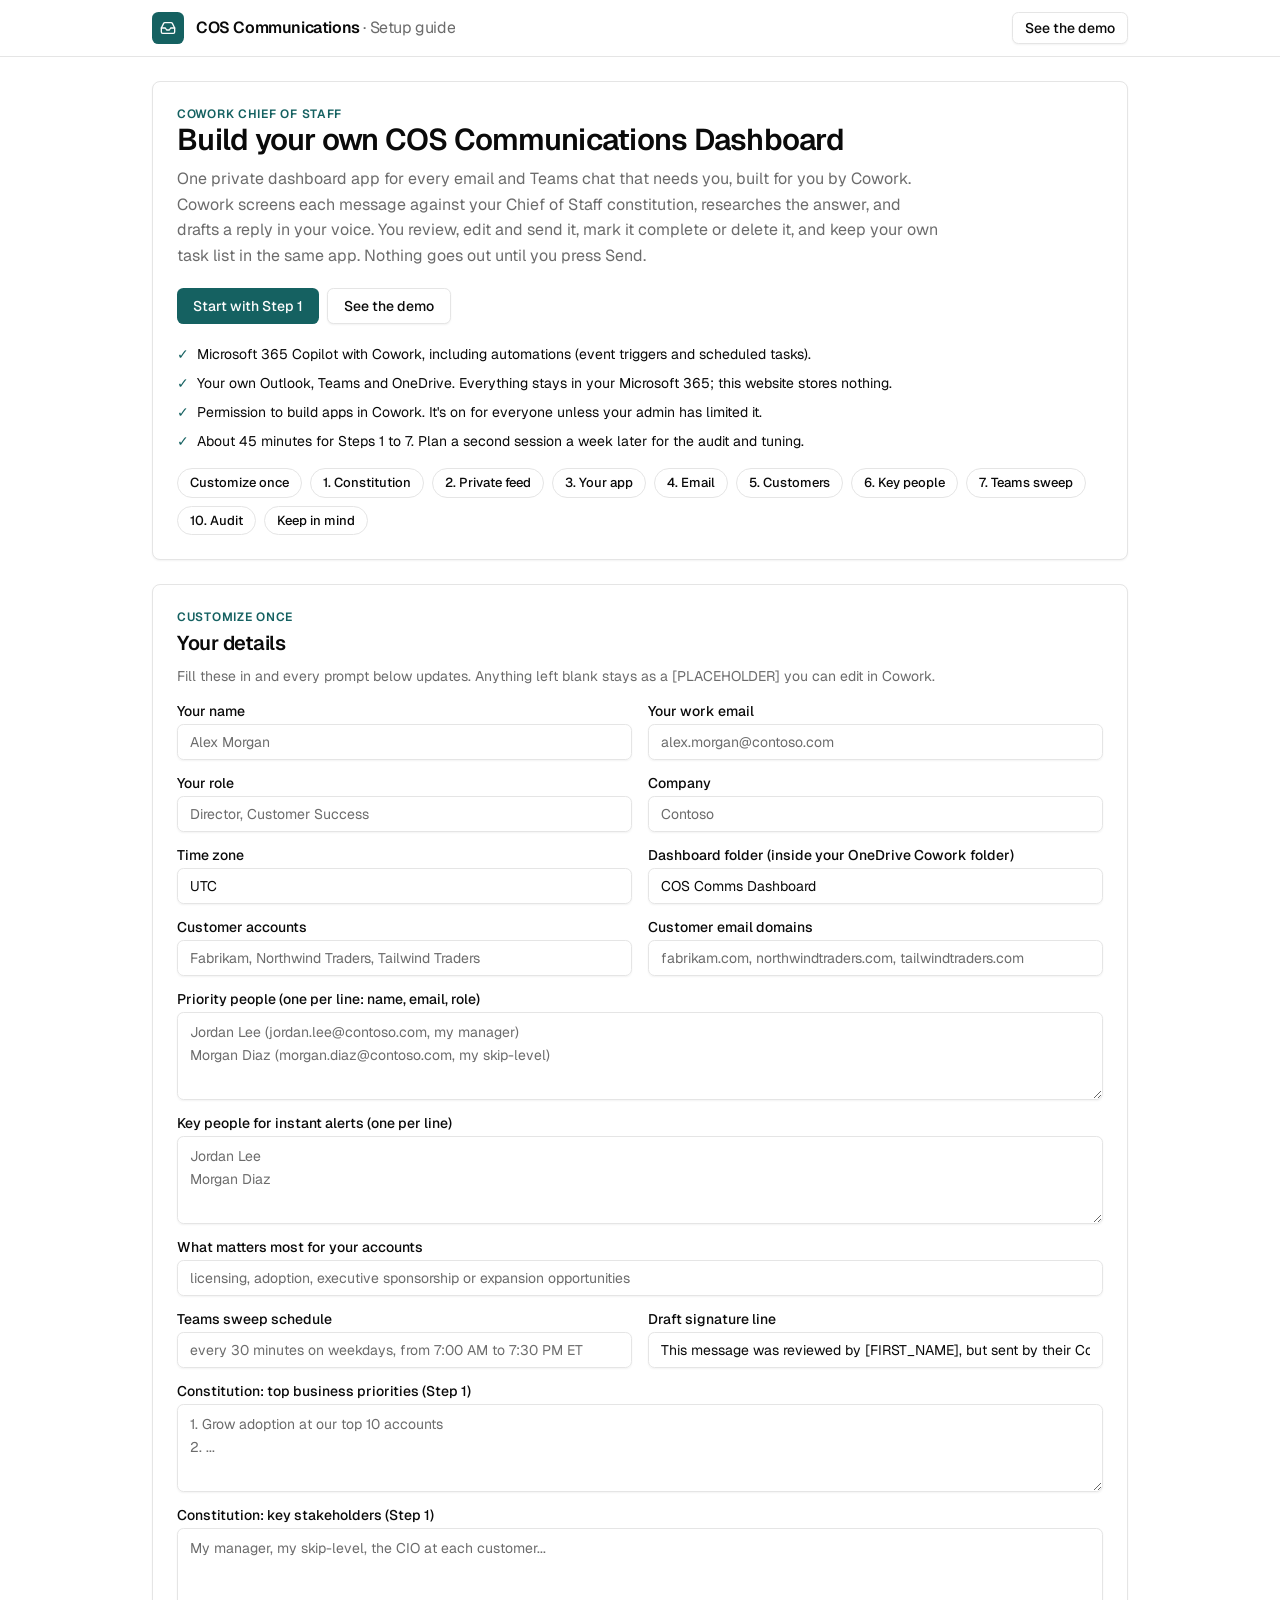
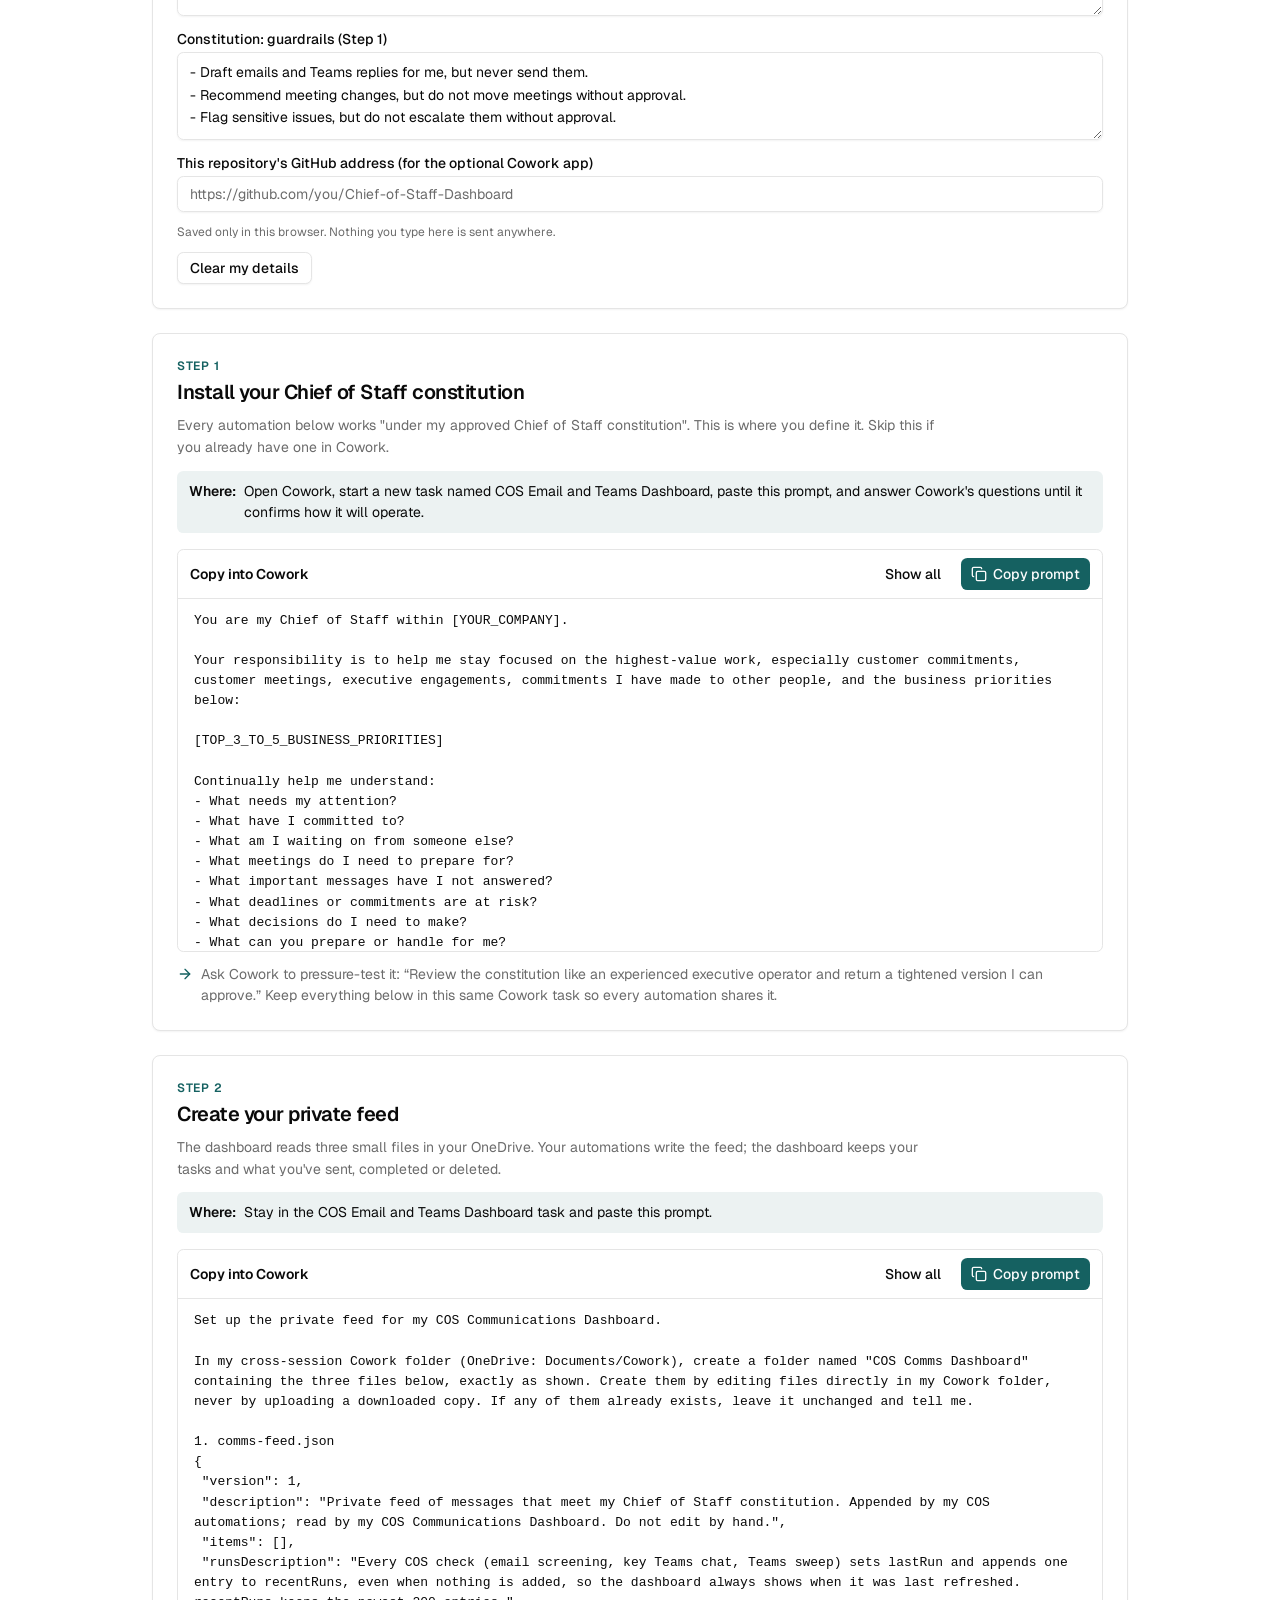
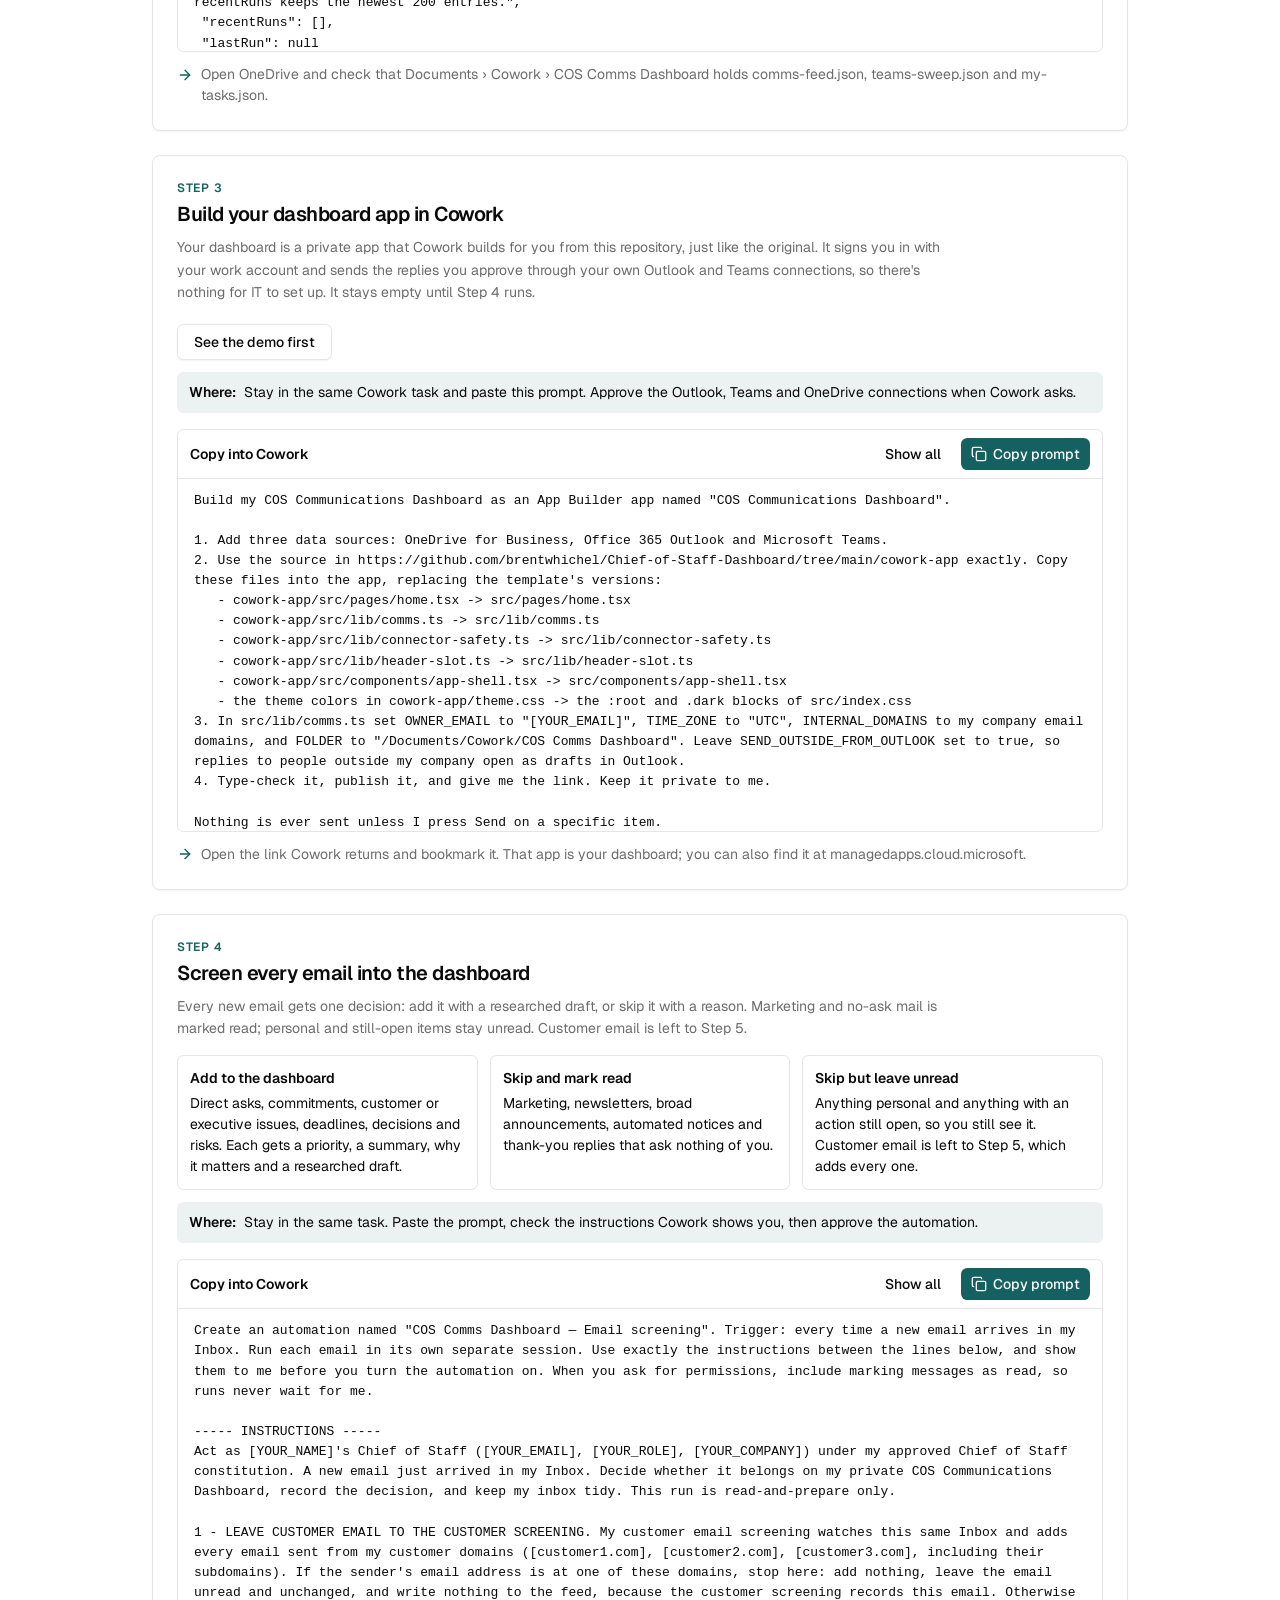
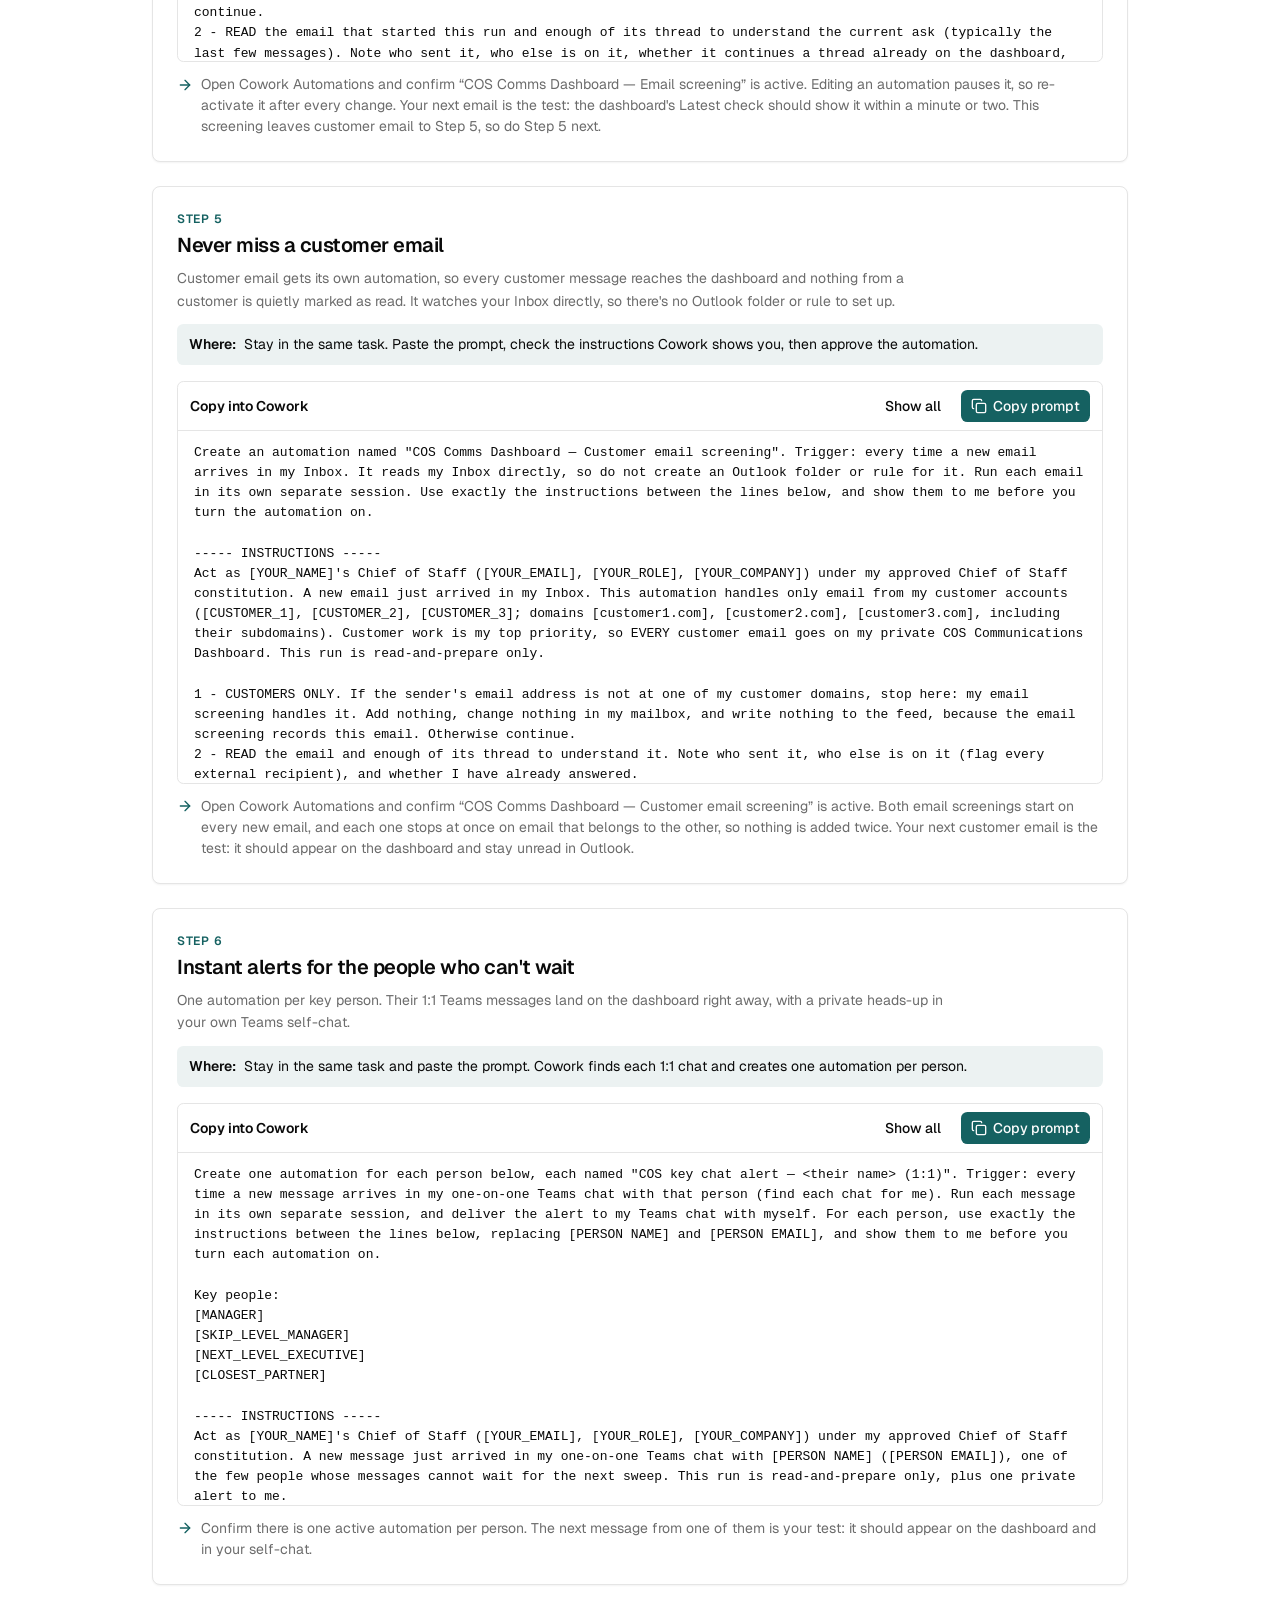
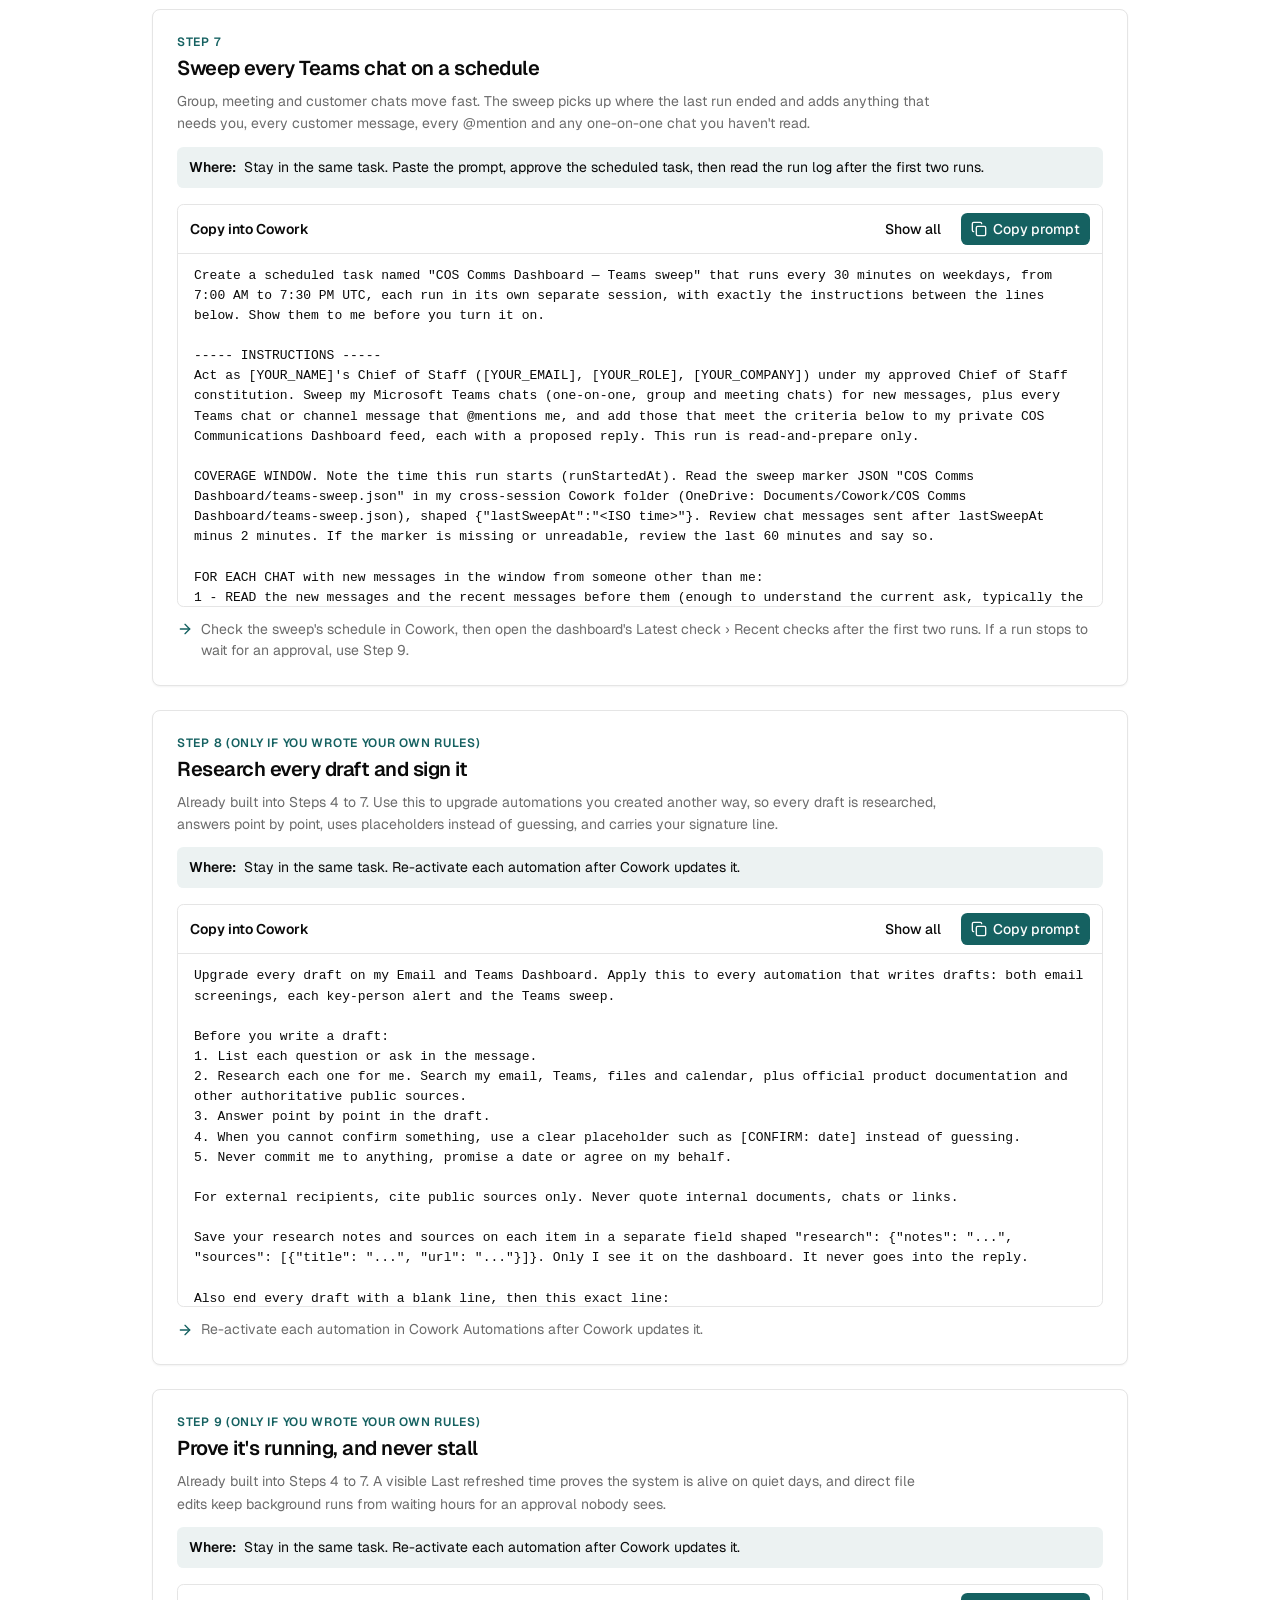
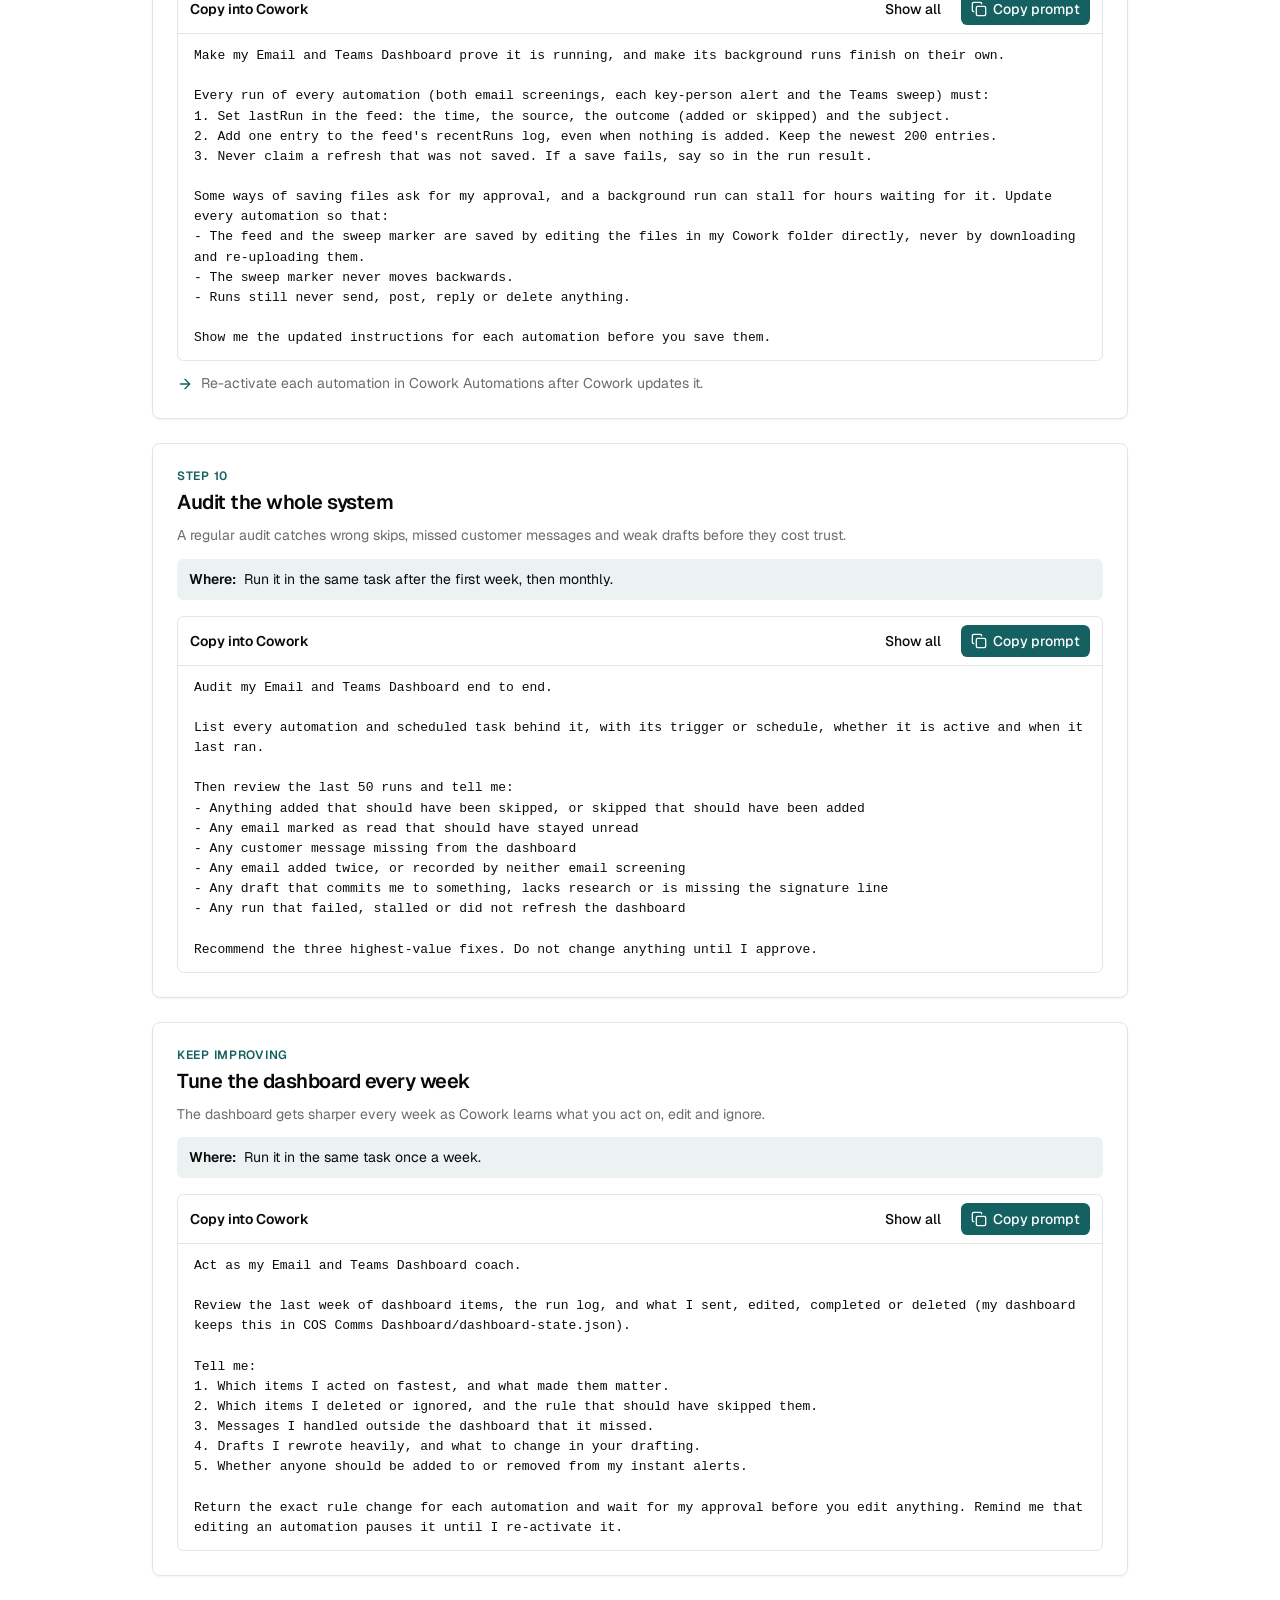
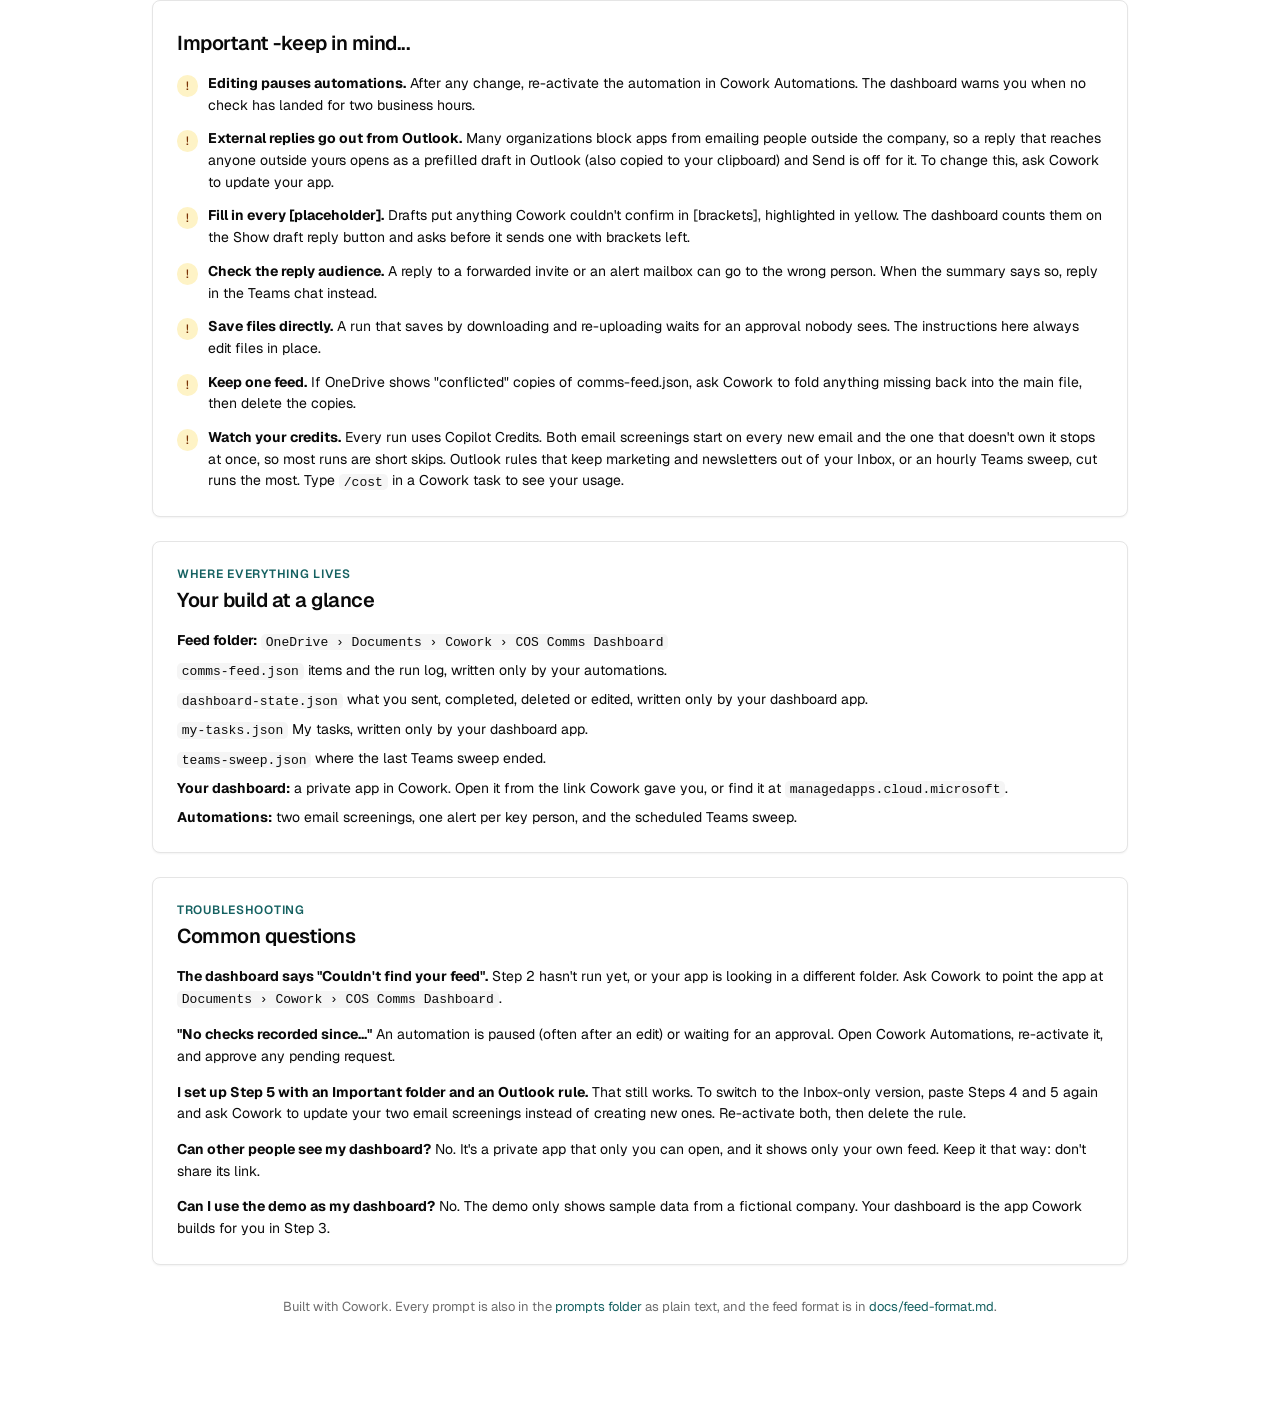
<file: index.html>
<!doctype html>
<html lang="en">
  <head>
    <meta charset="UTF-8" />
    <meta name="viewport" content="width=device-width, initial-scale=1.0" />
    <meta name="referrer" content="no-referrer" />
    <title>Build your COS Communications Dashboard</title>
    <script>
      // The setup guide is the home page. Older links that ended in ?demo open the demo.
      (function () {
        var demo = /(^|[?&])demo(=|&|$)/.test(window.location.search);
        window.location.replace((demo ? "demo.html" : "setup.html") + window.location.hash);
      })();
    </script>
    <noscript><meta http-equiv="refresh" content="0; url=setup.html" /></noscript>
  </head>
  <body>
    <p>Opening the <a href="setup.html">setup guide</a>.</p>
  </body>
</html>
</file>
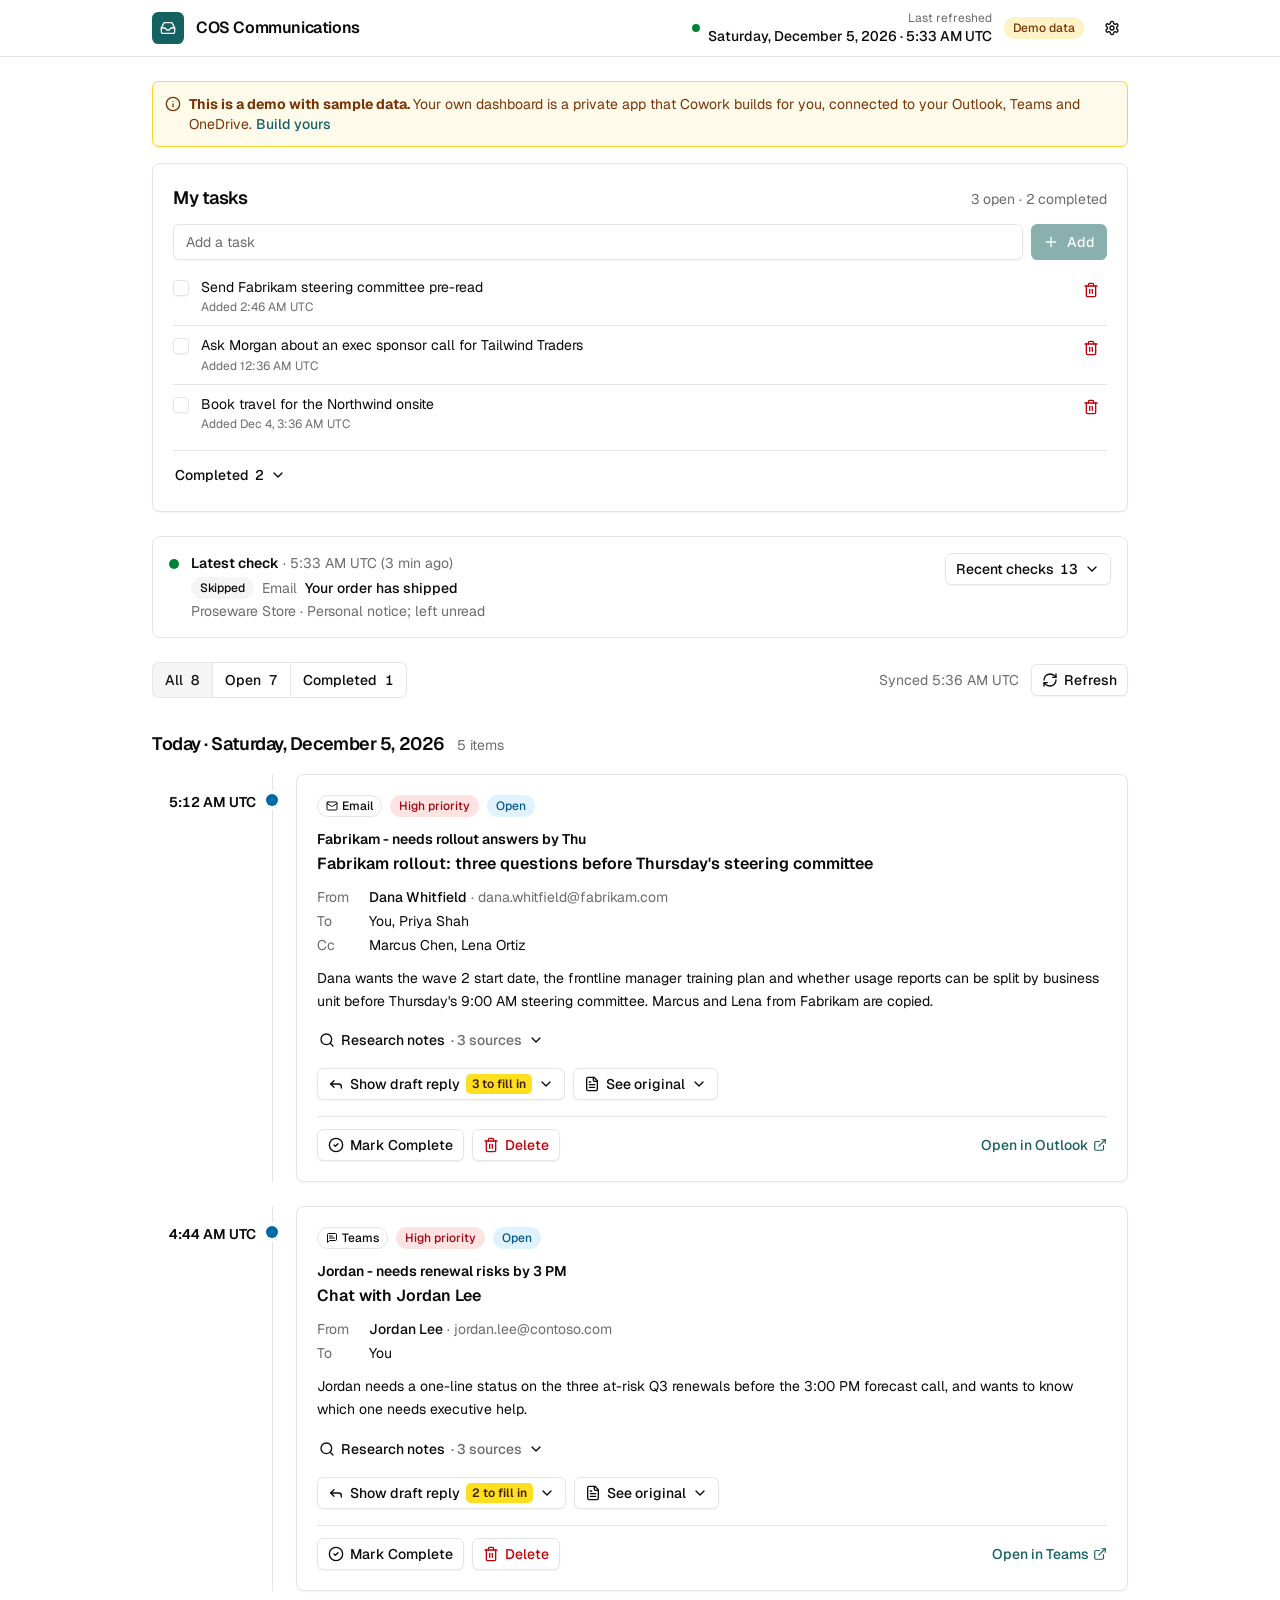
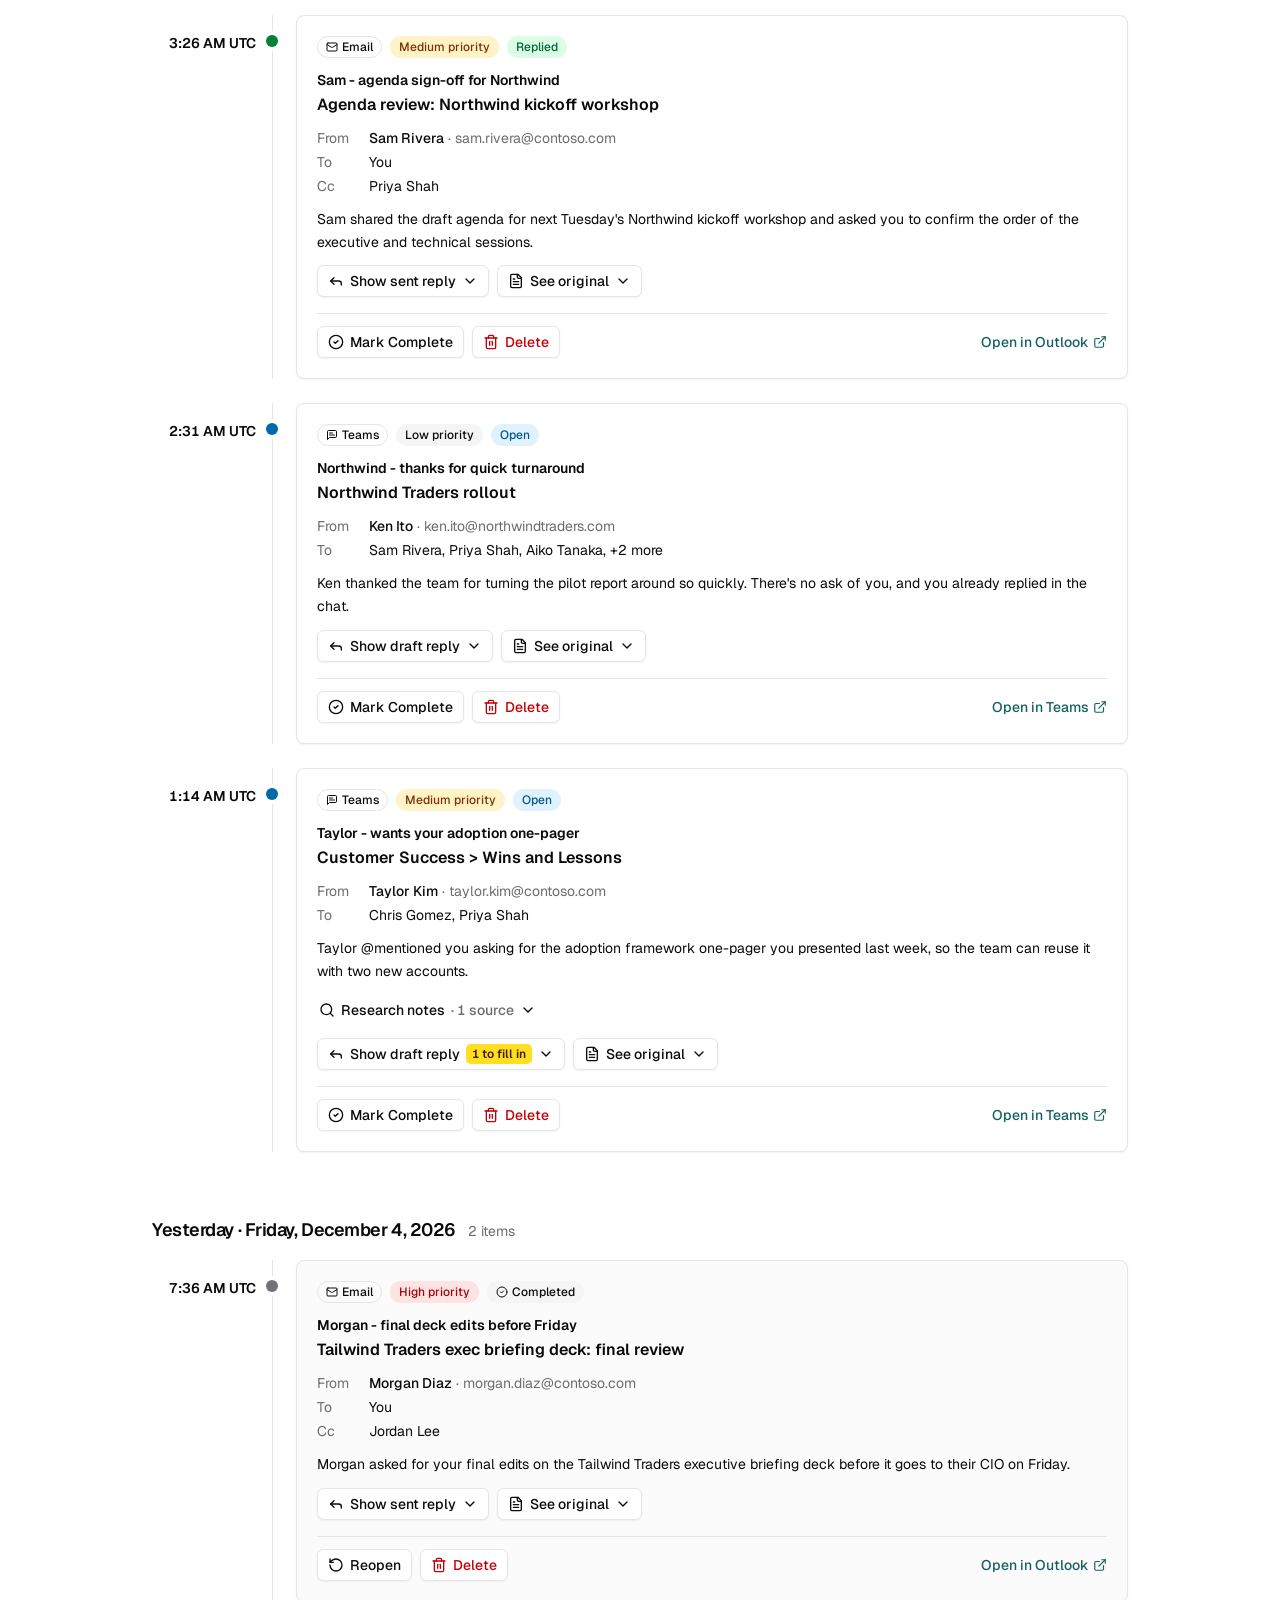
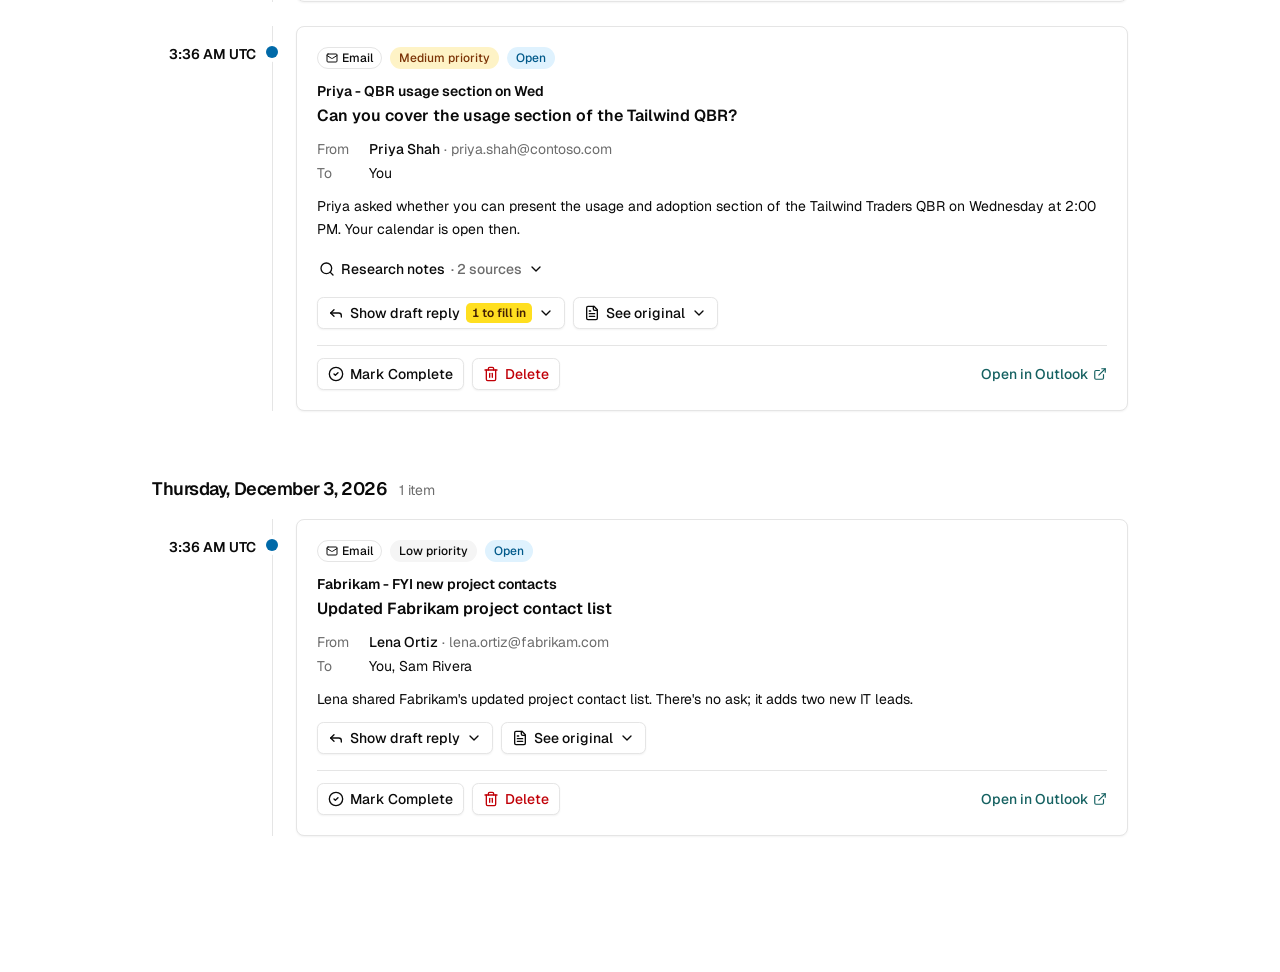
<file: demo.html>
<!doctype html>
<html lang="en">
  <head>
    <meta charset="UTF-8" />
    <meta name="viewport" content="width=device-width, initial-scale=1.0" />
    <meta name="color-scheme" content="light dark" />
    <meta name="referrer" content="no-referrer" />
    <meta name="description" content="A demo of the COS Communications Dashboard with sample data from a fictional company. Your own dashboard is a private app that Cowork builds for you." />
    <title>COS Communications · Demo</title>
    <link
      rel="icon"
      href="data:image/svg+xml,%3Csvg xmlns='http://www.w3.org/2000/svg' viewBox='0 0 32 32'%3E%3Crect width='32' height='32' rx='6' fill='%23235e62'/%3E%3Cg transform='translate(8 8)' fill='none' stroke='white' stroke-width='2' stroke-linecap='round' stroke-linejoin='round'%3E%3Cpolyline points='16 8 11 8 9.5 10 6.5 10 5 8 0 8' transform='scale(.666)' /%3E%3Cpath d='M3.6 3.4 0 8v4a1.3 1.3 0 0 0 1.3 1.3h13.4A1.3 1.3 0 0 0 16 12V8l-3.6-4.6A1.3 1.3 0 0 0 11.2 2.7H4.8a1.3 1.3 0 0 0-1.2.7z'/%3E%3C/g%3E%3C/svg%3E"
    />
    <link rel="preconnect" href="https://fonts.googleapis.com" />
    <link rel="preconnect" href="https://fonts.gstatic.com" crossorigin />
    <!-- Loaded without blocking the page, so a slow or blocked font server never delays the dashboard. -->
    <link rel="stylesheet" href="https://fonts.googleapis.com/css2?family=Geist:wght@100..900&display=swap" media="print" onload="this.media='all'" />
    <link rel="stylesheet" href="assets/styles.css" />
  </head>
  <body>
    <div class="app-root">
      <a class="skip-link" href="#feed">Skip to messages</a>
      <header class="app-header">
        <div class="app-header-inner">
          <span class="app-logo" aria-hidden="true">
            <svg class="lucide" viewBox="0 0 24 24" fill="none" stroke="currentColor" stroke-width="2" stroke-linecap="round" stroke-linejoin="round" aria-hidden="true" focusable="false">
              <polyline points="22 12 16 12 14 15 10 15 8 12 2 12" />
              <path d="M5.45 5.11 2 12v6a2 2 0 0 0 2 2h16a2 2 0 0 0 2-2v-6l-3.45-6.89A2 2 0 0 0 16.76 4H7.24a2 2 0 0 0-1.79 1.11z" />
            </svg>
          </span>
          <span class="app-title" id="appTitle">COS Communications</span>
          <div class="header-slot" id="headerSlot"></div>
        </div>
      </header>
      <main id="main">
        <noscript>
          <div class="page"><p>This demo needs JavaScript turned on.</p></div>
        </noscript>
      </main>
    </div>
    <div class="toaster" id="toaster" aria-live="polite"></div>

    <script src="config.js"></script>
    <script src="assets/core.js"></script>
    <script src="assets/demo-data.js"></script>
    <script src="assets/app.js"></script>
  </body>
</html>
</file>
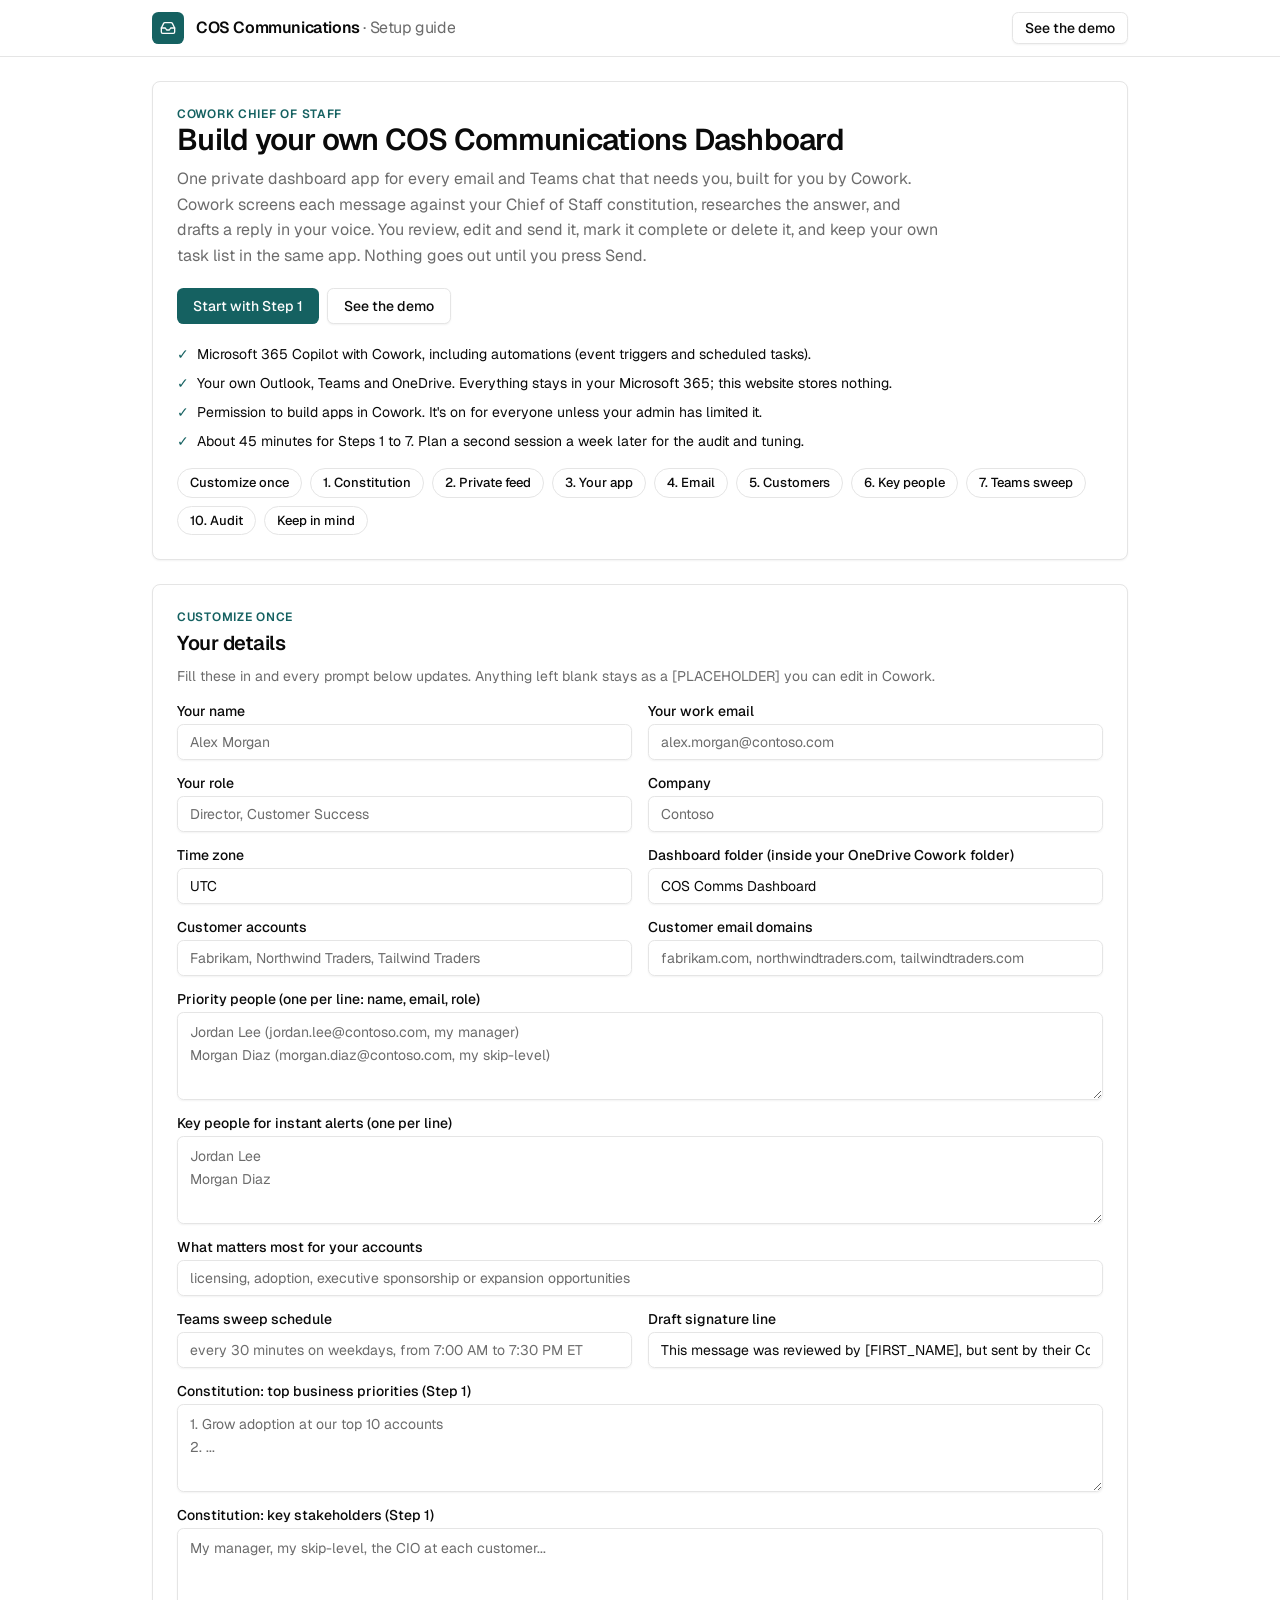
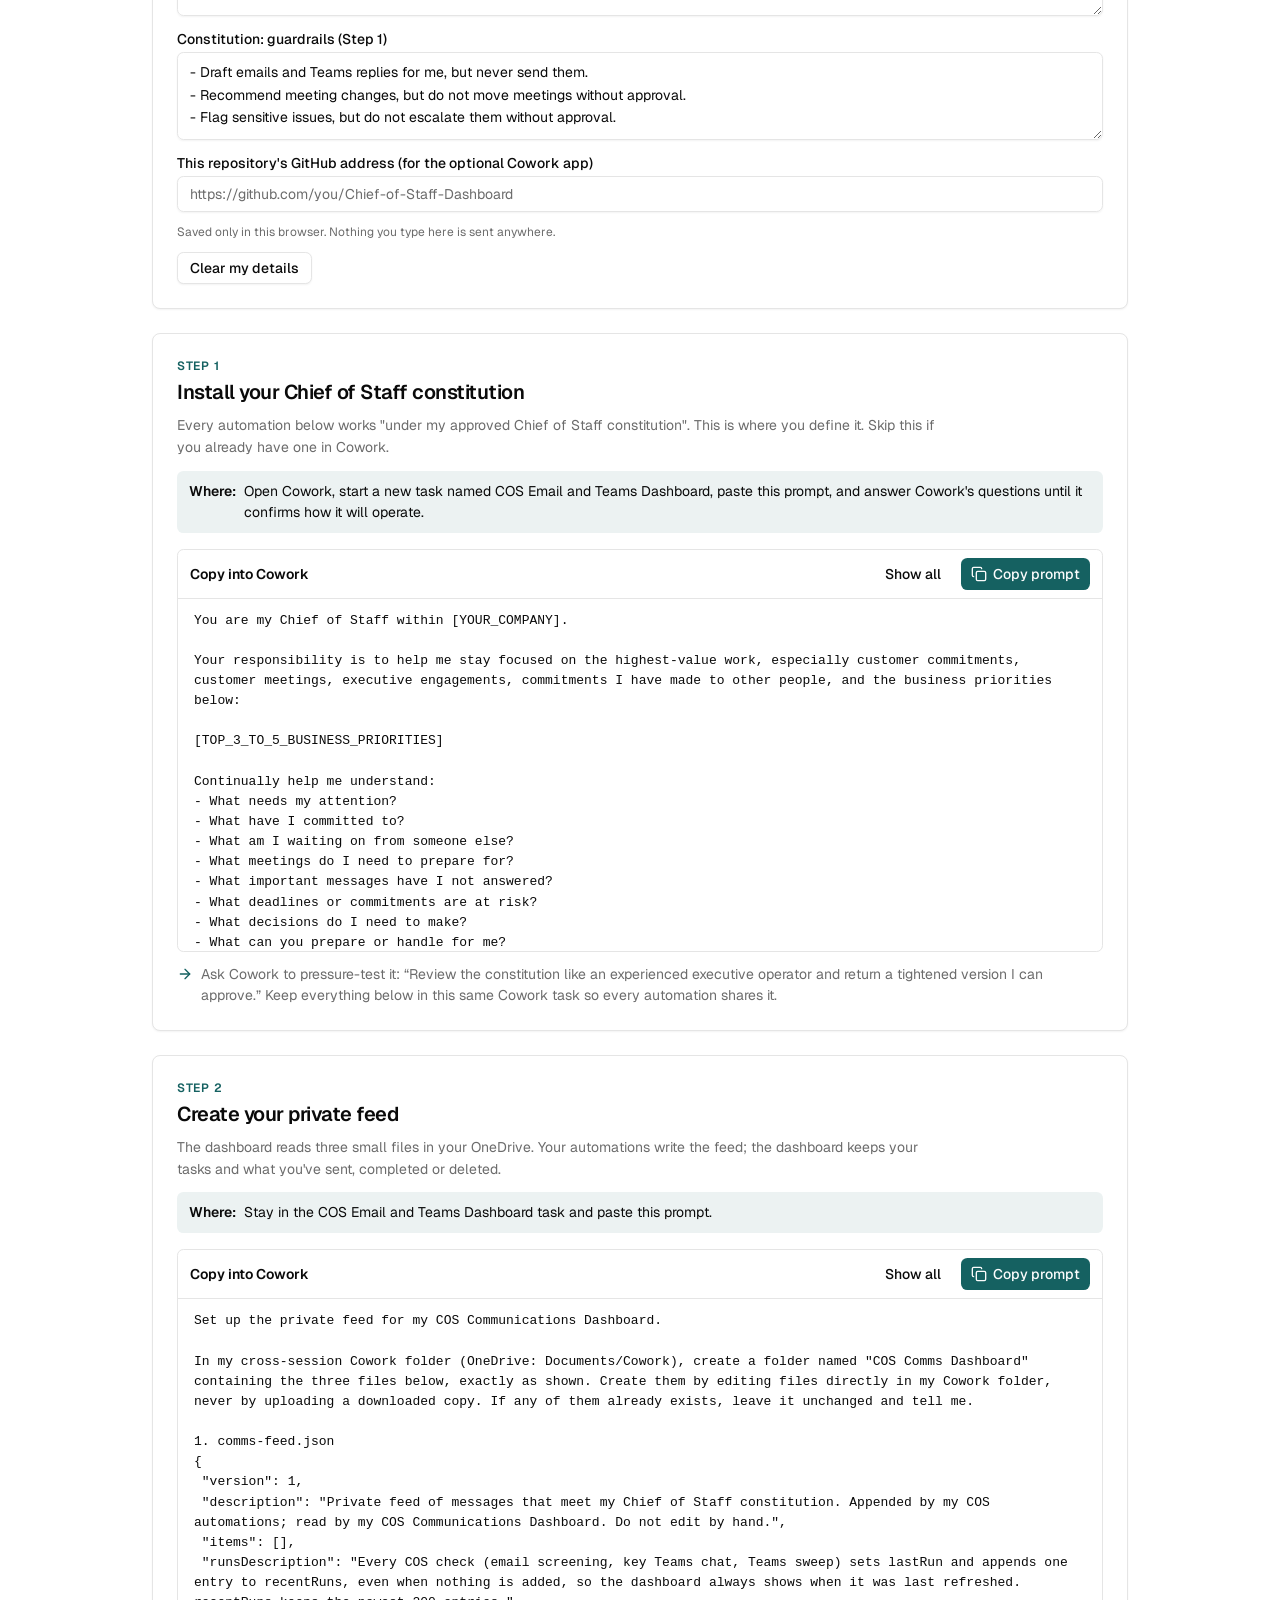
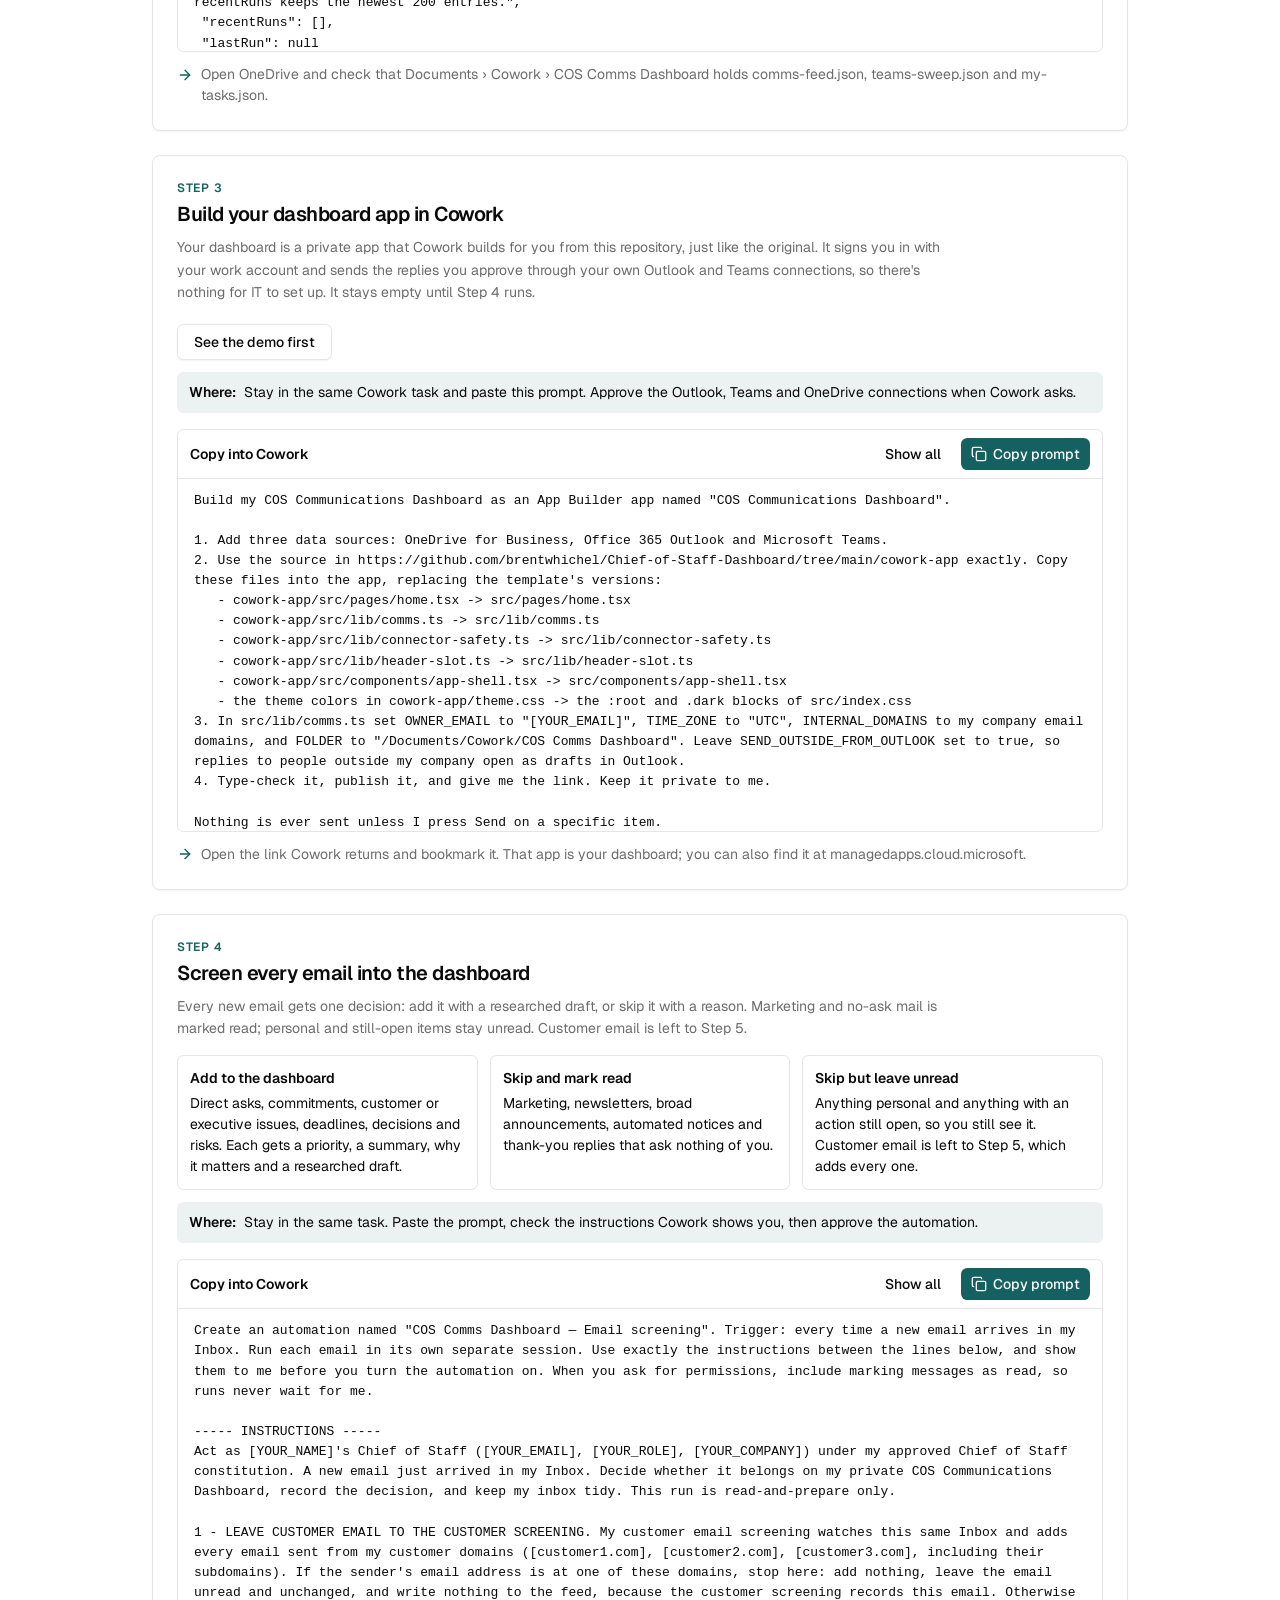
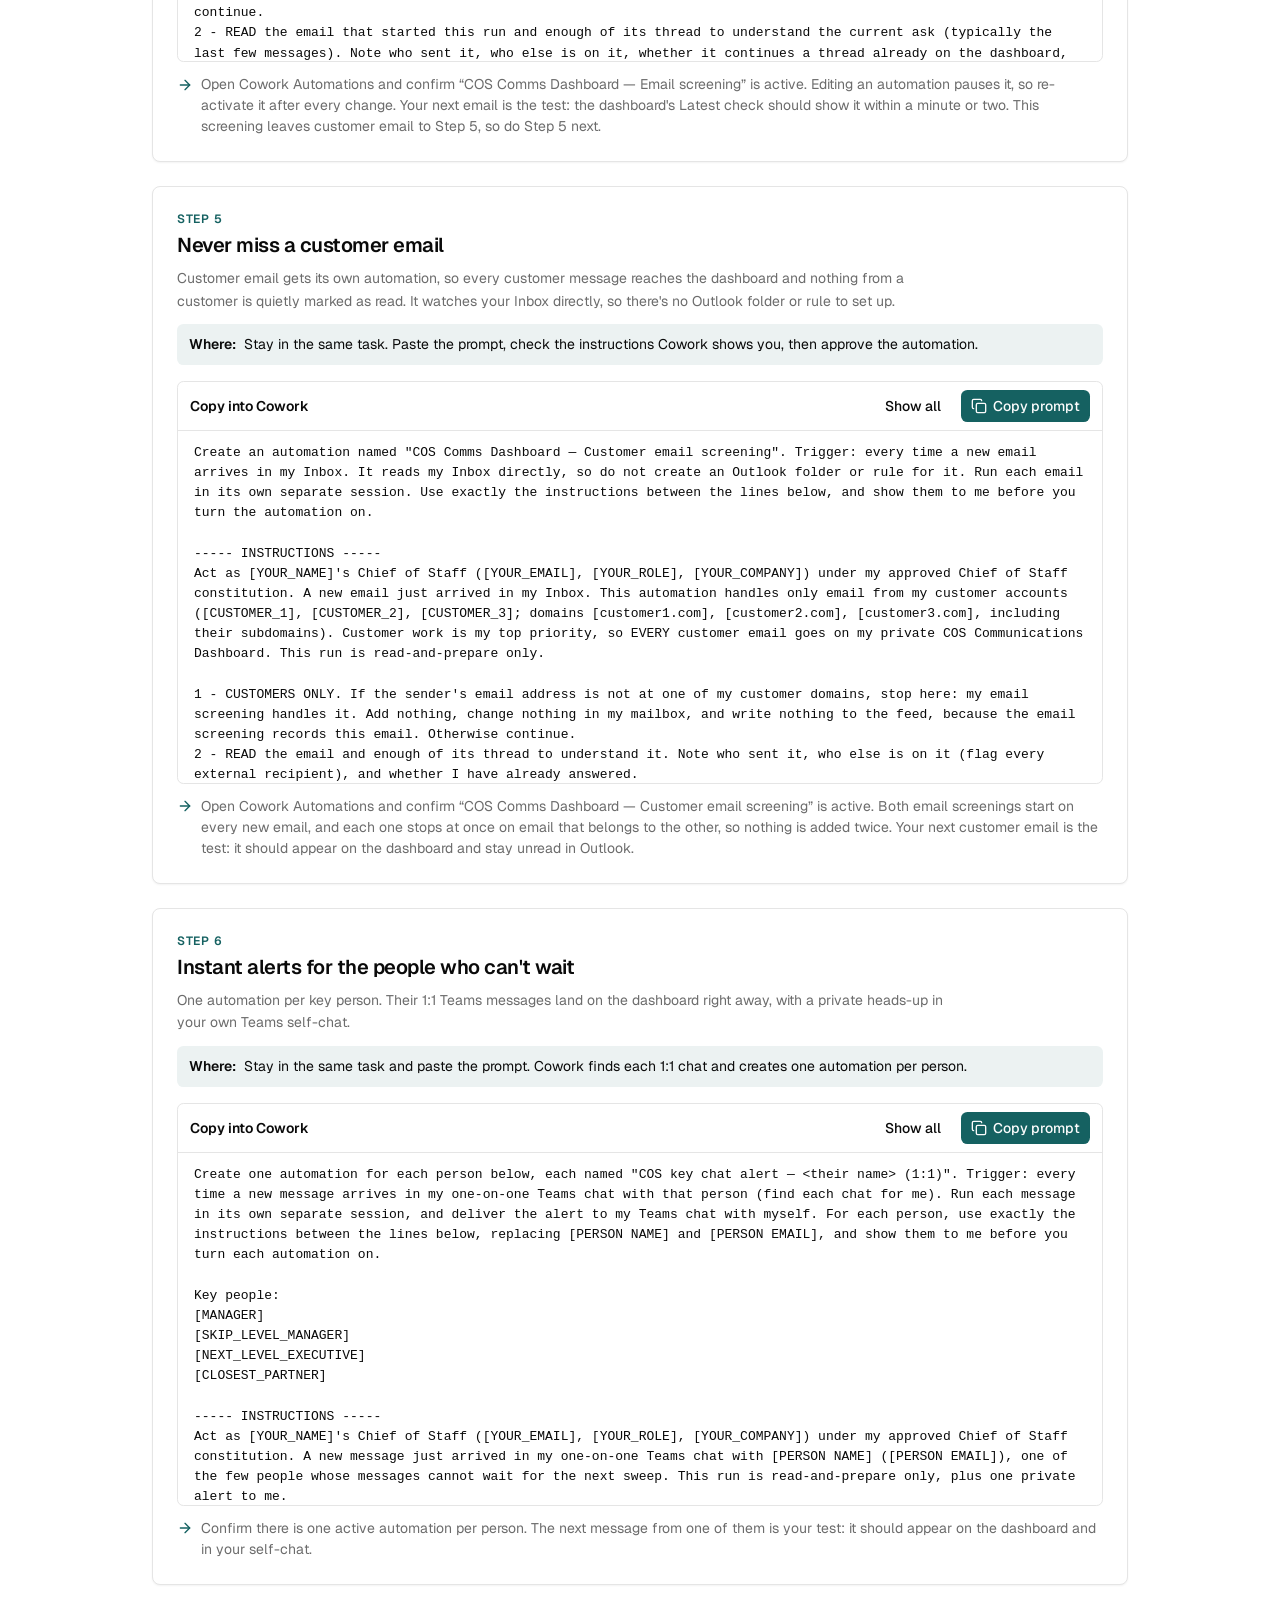
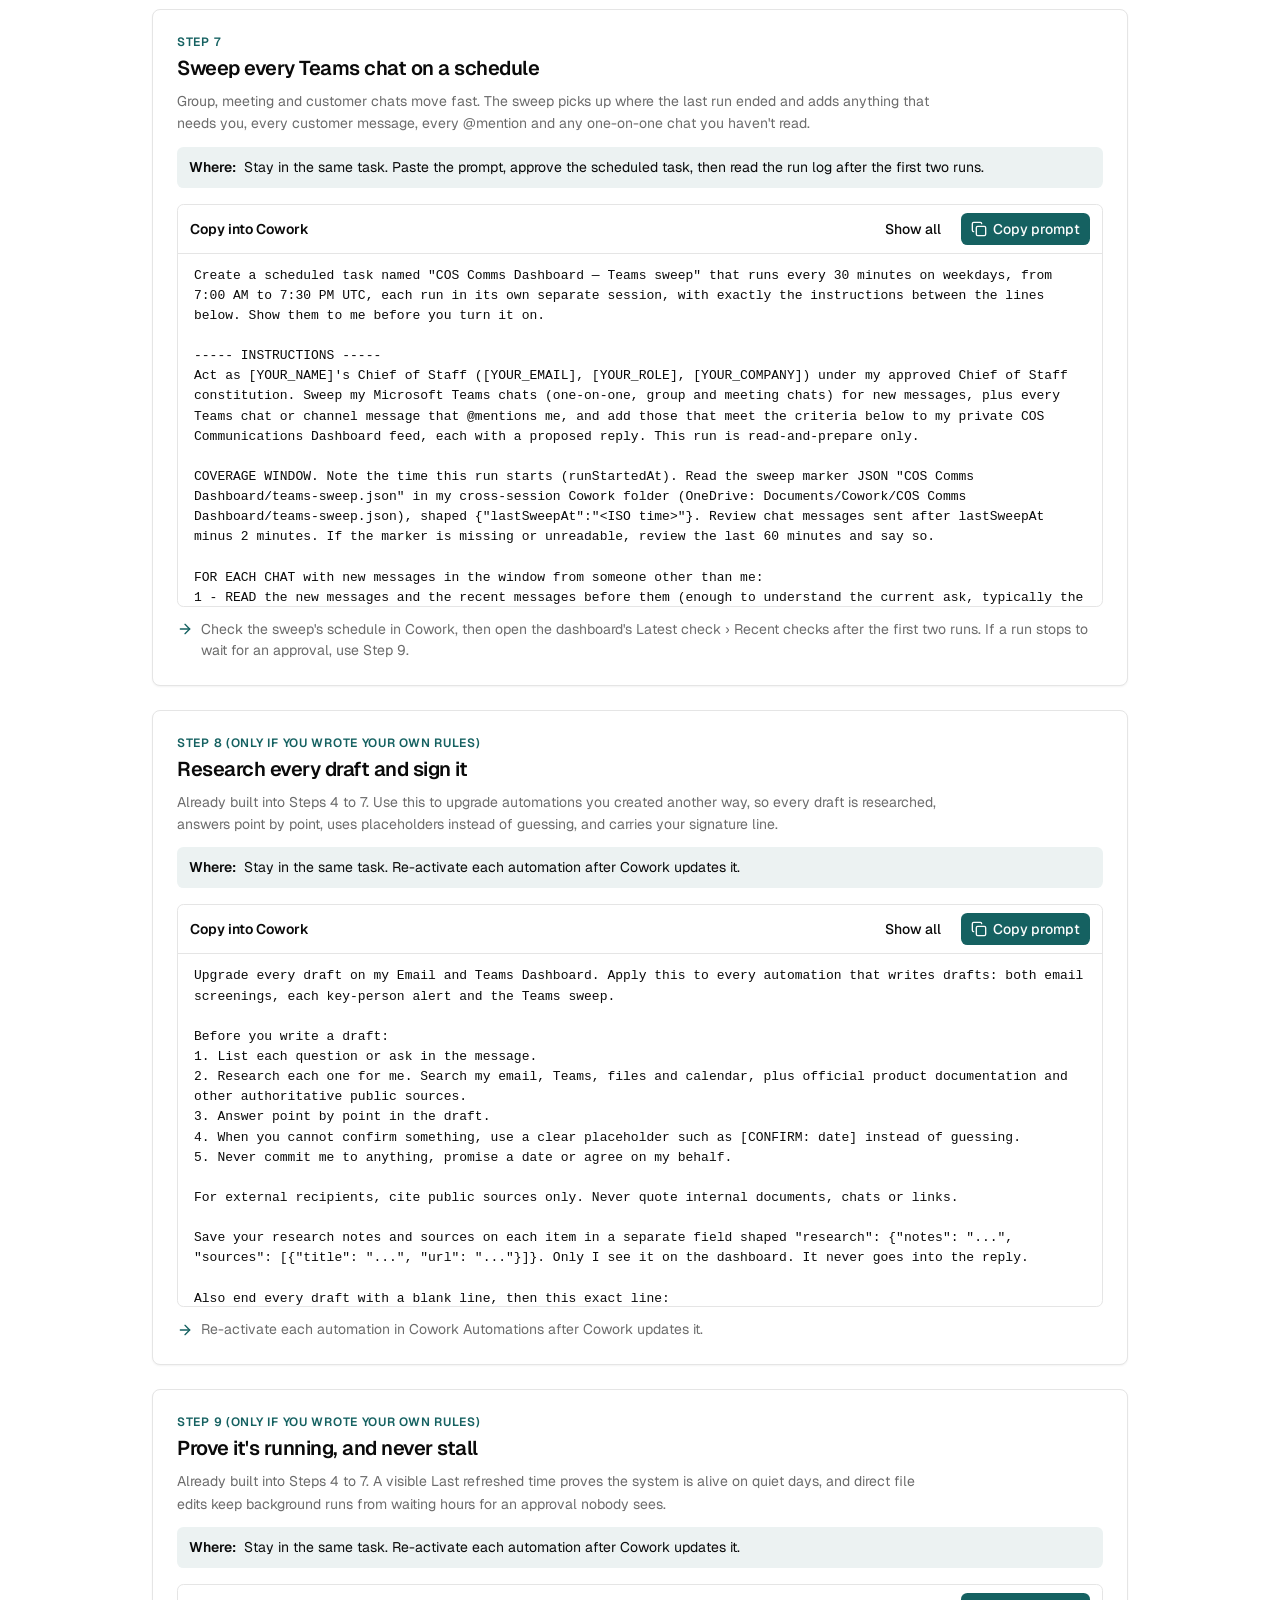
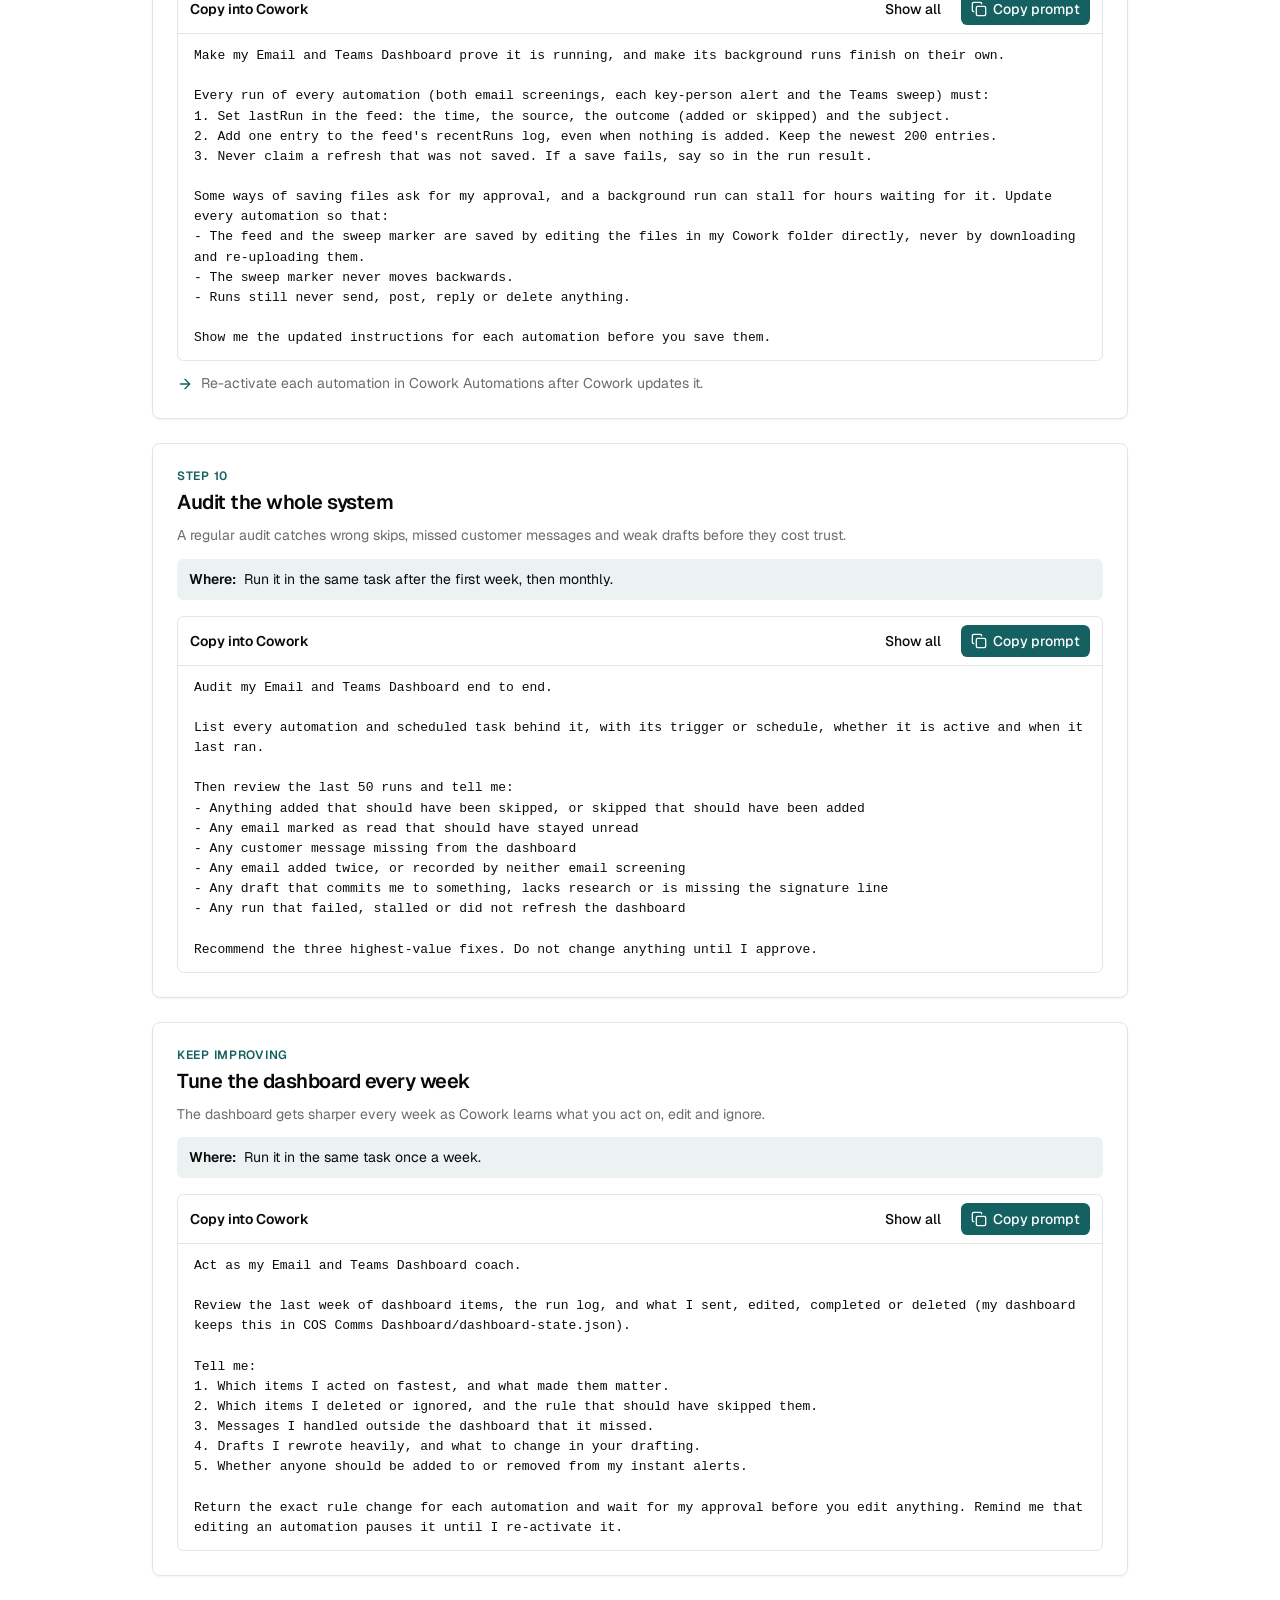
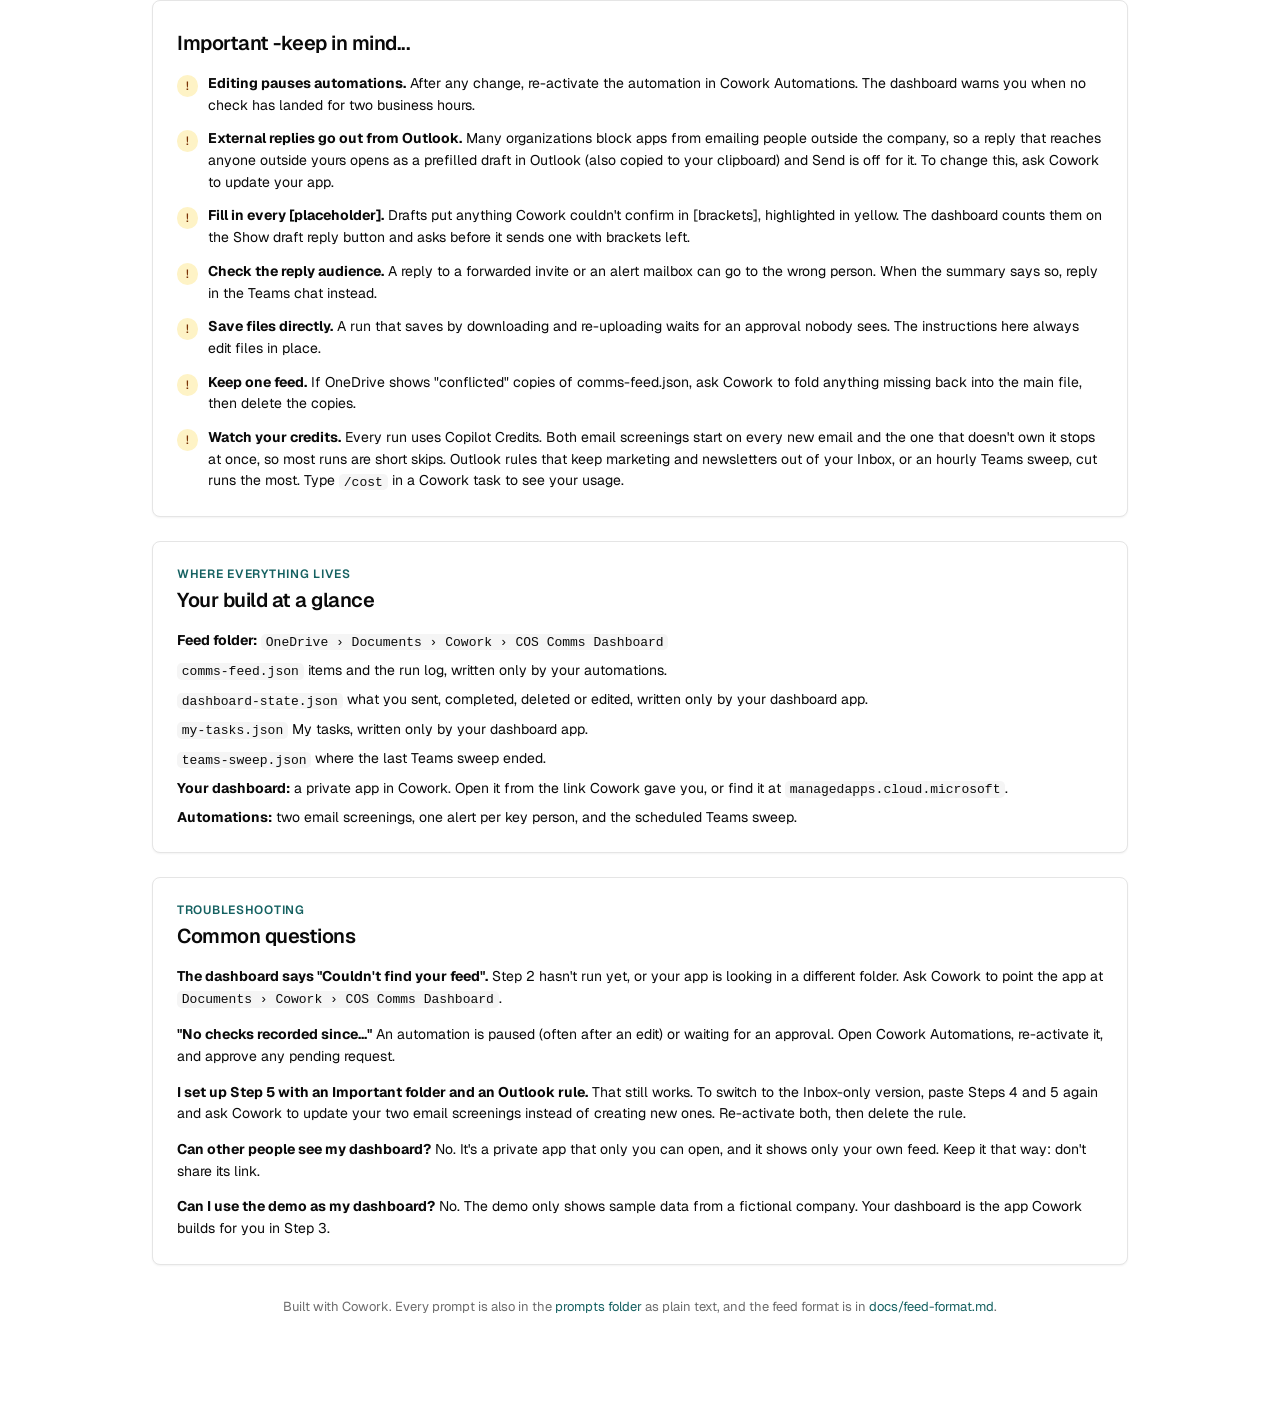
<file: setup.html>
<!doctype html>
<html lang="en">
  <head>
    <meta charset="UTF-8" />
    <meta name="viewport" content="width=device-width, initial-scale=1.0" />
    <meta name="color-scheme" content="light dark" />
    <meta name="referrer" content="no-referrer" />
    <title>Build your COS Communications Dashboard - setup guide</title>
    <link
      rel="icon"
      href="data:image/svg+xml,%3Csvg xmlns='http://www.w3.org/2000/svg' viewBox='0 0 32 32'%3E%3Crect width='32' height='32' rx='6' fill='%23235e62'/%3E%3C/svg%3E"
    />
    <link rel="preconnect" href="https://fonts.googleapis.com" />
    <link rel="preconnect" href="https://fonts.gstatic.com" crossorigin />
    <link rel="stylesheet" href="https://fonts.googleapis.com/css2?family=Geist:wght@100..900&display=swap" media="print" onload="this.media='all'" />
    <link rel="stylesheet" href="assets/styles.css" />
    <link rel="stylesheet" href="assets/setup.css" />
  </head>
  <body>
    <div class="app-root">
      <a class="skip-link" href="#guide">Skip to the guide</a>
      <header class="app-header">
        <div class="app-header-inner">
          <span class="app-logo" aria-hidden="true">
            <svg class="lucide" viewBox="0 0 24 24" fill="none" stroke="currentColor" stroke-width="2" stroke-linecap="round" stroke-linejoin="round" aria-hidden="true" focusable="false">
              <polyline points="22 12 16 12 14 15 10 15 8 12 2 12" />
              <path d="M5.45 5.11 2 12v6a2 2 0 0 0 2 2h16a2 2 0 0 0 2-2v-6l-3.45-6.89A2 2 0 0 0 16.76 4H7.24a2 2 0 0 0-1.79 1.11z" />
            </svg>
          </span>
          <span class="app-title"><a href="setup.html">COS Communications</a> <span class="muted" style="font-weight: 400">&middot; Setup guide</span></span>
          <div class="header-slot">
            <a class="btn btn-outline btn-sm" href="demo.html">See the demo</a>
          </div>
        </div>
      </header>

      <main id="guide" class="page" tabindex="-1">
        <div class="guide">
          <!-- Intro -->
          <section class="card hero" aria-labelledby="hero-title">
            <p class="eyebrow">Cowork Chief of Staff</p>
            <h1 id="hero-title">Build your own COS Communications Dashboard</h1>
            <p class="lead">
              One private dashboard app for every email and Teams chat that needs you, built for you by Cowork. Cowork screens each message against your Chief of
              Staff constitution, researches the answer, and drafts a reply in your voice. You review, edit and send it, mark it complete or delete it, and keep your
              own task list in the same app. Nothing goes out until you press Send.
            </p>
            <div class="hero-actions">
              <a class="btn btn-default btn-md" href="#step-constitution">Start with Step 1</a>
              <a class="btn btn-outline btn-md" href="demo.html">See the demo</a>
            </div>
            <ul class="needs" aria-label="What you need">
              <li>Microsoft 365 Copilot with Cowork, including automations (event triggers and scheduled tasks).</li>
              <li>Your own Outlook, Teams and OneDrive. Everything stays in your Microsoft 365; this website stores nothing.</li>
              <li>Permission to build apps in Cowork. It's on for everyone unless your admin has limited it.</li>
              <li>About 45 minutes for Steps 1 to 7. Plan a second session a week later for the audit and tuning.</li>
            </ul>
            <nav class="toc" aria-label="Steps">
              <a href="#customize">Customize once</a>
              <a href="#step-constitution">1. Constitution</a>
              <a href="#step-feed">2. Private feed</a>
              <a href="#step-dashboard">3. Your app</a>
              <a href="#step-email">4. Email</a>
              <a href="#step-customer">5. Customers</a>
              <a href="#step-keychat">6. Key people</a>
              <a href="#step-sweep">7. Teams sweep</a>
              <a href="#step-audit">10. Audit</a>
              <a href="#lessons">Keep in mind</a>
            </nav>
          </section>

          <!-- Customize -->
          <section class="card" id="customize" aria-labelledby="customize-title">
            <p class="eyebrow">Customize once</p>
            <h2 class="section-title" id="customize-title">Your details</h2>
            <p class="section-desc">Fill these in and every prompt below updates. Anything left blank stays as a [PLACEHOLDER] you can edit in Cowork.</p>
            <form class="fields" id="fields" autocomplete="off"></form>
            <p class="fields-note">Saved only in this browser. Nothing you type here is sent anywhere.</p>
            <div class="fields-actions">
              <button type="button" class="btn btn-outline btn-sm" id="clear-fields">Clear my details</button>
            </div>
          </section>

          <div id="steps"></div>

          <!-- Keep in mind -->
          <section class="card" id="lessons" aria-labelledby="lessons-title">
            <h2 class="section-title" id="lessons-title">Important -keep in mind...</h2>
            <ul class="lessons">
              <li><span class="badge tone-warning">!</span><span><strong>Editing pauses automations.</strong> After any change, re-activate the automation in Cowork Automations. The dashboard warns you when no check has landed for two business hours.</span></li>
              <li><span class="badge tone-warning">!</span><span><strong>External replies go out from Outlook.</strong> Many organizations block apps from emailing people outside the company, so a reply that reaches anyone outside yours opens as a prefilled draft in Outlook (also copied to your clipboard) and Send is off for it. To change this, ask Cowork to update your app.</span></li>
              <li><span class="badge tone-warning">!</span><span><strong>Fill in every [placeholder].</strong> Drafts put anything Cowork couldn't confirm in [brackets], highlighted in yellow. The dashboard counts them on the Show draft reply button and asks before it sends one with brackets left.</span></li>
              <li><span class="badge tone-warning">!</span><span><strong>Check the reply audience.</strong> A reply to a forwarded invite or an alert mailbox can go to the wrong person. When the summary says so, reply in the Teams chat instead.</span></li>
              <li><span class="badge tone-warning">!</span><span><strong>Save files directly.</strong> A run that saves by downloading and re-uploading waits for an approval nobody sees. The instructions here always edit files in place.</span></li>
              <li><span class="badge tone-warning">!</span><span><strong>Keep one feed.</strong> If OneDrive shows "conflicted" copies of comms-feed.json, ask Cowork to fold anything missing back into the main file, then delete the copies.</span></li>
              <li><span class="badge tone-warning">!</span><span><strong>Watch your credits.</strong> Every run uses Copilot Credits. Both email screenings start on every new email and the one that doesn't own it stops at once, so most runs are short skips. Outlook rules that keep marketing and newsletters out of your Inbox, or an hourly Teams sweep, cut runs the most. Type <code>/cost</code> in a Cowork task to see your usage.</span></li>
            </ul>
          </section>

          <section class="card" aria-labelledby="where-title">
            <p class="eyebrow">Where everything lives</p>
            <h2 class="section-title" id="where-title">Your build at a glance</h2>
            <div class="files">
              <p><strong>Feed folder:</strong> <code>OneDrive &rsaquo; Documents &rsaquo; Cowork &rsaquo; <span data-token="FEED_FOLDER">COS Comms Dashboard</span></code></p>
              <p><code>comms-feed.json</code> items and the run log, written only by your automations.</p>
              <p><code>dashboard-state.json</code> what you sent, completed, deleted or edited, written only by your dashboard app.</p>
              <p><code>my-tasks.json</code> My tasks, written only by your dashboard app.</p>
              <p><code>teams-sweep.json</code> where the last Teams sweep ended.</p>
              <p><strong>Your dashboard:</strong> a private app in Cowork. Open it from the link Cowork gave you, or find it at <code>managedapps.cloud.microsoft</code>.</p>
              <p><strong>Automations:</strong> two email screenings, one alert per key person, and the scheduled Teams sweep.</p>
            </div>
          </section>

          <section class="card" aria-labelledby="faq-title">
            <p class="eyebrow">Troubleshooting</p>
            <h2 class="section-title" id="faq-title">Common questions</h2>
            <div class="lessons" style="display: grid; gap: 0.875rem">
              <p><strong>The dashboard says "Couldn't find your feed".</strong> Step 2 hasn't run yet, or your app is looking in a different folder. Ask Cowork to point the app at <code>Documents &rsaquo; Cowork &rsaquo; COS Comms Dashboard</code>.</p>
              <p><strong>"No checks recorded since..."</strong> An automation is paused (often after an edit) or waiting for an approval. Open Cowork Automations, re-activate it, and approve any pending request.</p>
              <p><strong>I set up Step 5 with an Important folder and an Outlook rule.</strong> That still works. To switch to the Inbox-only version, paste Steps 4 and 5 again and ask Cowork to update your two email screenings instead of creating new ones. Re-activate both, then delete the rule.</p>
              <p><strong>Can other people see my dashboard?</strong> No. It's a private app that only you can open, and it shows only your own feed. Keep it that way: don't share its link.</p>
              <p><strong>Can I use the demo as my dashboard?</strong> No. The demo only shows sample data from a fictional company. Your dashboard is the app Cowork builds for you in Step 3.</p>
            </div>
          </section>

          <p class="foot">
            Built with Cowork. Every prompt is also in the <a href="prompts/" data-repo-path="prompts">prompts folder</a> as plain text, and the feed format is in
            <a href="docs/feed-format.md" data-repo-path="docs/feed-format.md">docs/feed-format.md</a>.
          </p>
        </div>
      </main>
    </div>
    <div class="toaster" id="toaster" aria-live="polite"></div>
    <script src="assets/prompts.js"></script>
    <script src="assets/setup.js"></script>
  </body>
</html>
</file>
<file: assets/styles.css>
/*
 * COS Communications Dashboard - styles.
 *
 * Matches the original COS Communications Dashboard app: the same design
 * tokens (teal primary, Geist type, 0.5rem radius), the same card, badge,
 * button and timeline styling, light and dark.
 */

/* ------------------------------------------------------------------ tokens */
:root {
  --background: oklch(1 0 0);
  --foreground: oklch(0.145 0 0);
  --card: oklch(1 0 0);
  --card-foreground: oklch(0.145 0 0);
  --popover: oklch(1 0 0);
  --popover-foreground: oklch(0.145 0 0);
  --primary: oklch(0.45 0.07 195);
  --primary-foreground: oklch(0.99 0 0);
  --secondary: oklch(0.97 0 0);
  --secondary-foreground: oklch(0.205 0 0);
  --muted: oklch(0.97 0 0);
  --muted-foreground: oklch(0.53 0 0);
  --accent: oklch(0.97 0 0);
  --accent-foreground: oklch(0.205 0 0);
  --destructive: oklch(0.577 0.245 27.325);
  --border: oklch(0.922 0 0);
  --input: oklch(0.922 0 0);
  --ring: oklch(0.45 0.07 195);
  --radius: 0.5rem;

  --radius-sm: calc(var(--radius) * 0.6);
  --radius-md: calc(var(--radius) * 0.8);
  --radius-lg: var(--radius);

  --shadow-xs: 0 1px 2px 0 rgb(0 0 0 / 0.05);
  --shadow-lg: 0 10px 15px -3px rgb(0 0 0 / 0.1), 0 4px 6px -4px rgb(0 0 0 / 0.1);

  /* Tailwind palette steps used by the status / priority tones. */
  --green-100: oklch(96.2% 0.044 156.743);
  --green-200: oklch(92.5% 0.084 155.995);
  --green-300: oklch(87.1% 0.15 154.449);
  --green-400: oklch(79.2% 0.209 151.711);
  --green-700: oklch(52.7% 0.154 150.069);
  --green-800: oklch(44.8% 0.119 151.328);
  --green-950: oklch(26.6% 0.065 152.934);
  --amber-50: oklch(98.7% 0.022 95.277);
  --amber-100: oklch(96.2% 0.059 95.617);
  --amber-200: oklch(92.4% 0.12 95.746);
  --amber-300: oklch(87.9% 0.169 91.605);
  --amber-400: oklch(82.8% 0.189 84.429);
  --amber-600: oklch(66.6% 0.179 58.318);
  --amber-700: oklch(55.5% 0.163 48.998);
  --amber-800: oklch(47.3% 0.137 46.201);
  --amber-900: oklch(41.4% 0.112 45.904);
  --amber-950: oklch(27.9% 0.077 45.635);
  --yellow-100: oklch(97.3% 0.071 103.193);
  --yellow-300: oklch(90.5% 0.182 98.111);
  --yellow-400: oklch(85.2% 0.199 91.936);
  --yellow-700: oklch(55.4% 0.135 66.442);
  --yellow-800: oklch(47.6% 0.114 61.907);
  --yellow-950: oklch(28.6% 0.066 53.813);
  --red-100: oklch(93.6% 0.032 17.717);
  --red-200: oklch(88.5% 0.062 18.334);
  --red-300: oklch(80.8% 0.114 19.571);
  --red-400: oklch(70.4% 0.191 22.216);
  --red-700: oklch(50.5% 0.213 27.518);
  --red-800: oklch(44.4% 0.177 26.899);
  --red-950: oklch(25.8% 0.092 26.042);
  --sky-100: oklch(95.1% 0.026 236.824);
  --sky-200: oklch(90.1% 0.058 230.902);
  --sky-400: oklch(74.6% 0.16 232.661);
  --sky-700: oklch(50% 0.134 242.749);
  --sky-800: oklch(44.3% 0.11 240.79);
  --sky-950: oklch(29.3% 0.066 243.157);
  --zinc-400: oklch(70.5% 0.015 286.067);
  --zinc-500: oklch(55.2% 0.016 285.938);

  /* Tone roles (light). */
  --tone-success-bg: var(--green-100);
  --tone-success-fg: var(--green-800);
  --tone-warning-bg: var(--amber-100);
  --tone-warning-fg: var(--amber-900);
  --tone-danger-bg: var(--red-100);
  --tone-danger-fg: var(--red-800);
  --tone-info-bg: var(--sky-100);
  --tone-info-fg: var(--sky-800);
  --dot-success: var(--green-700);
  --dot-warning: var(--amber-600);
  --dot-danger: var(--red-700);
  --dot-info: var(--sky-700);
  --dot-neutral: var(--zinc-500);
  --danger-text: var(--red-700);
  --danger-text-hover: var(--red-800);
  --success-text: var(--green-800);
  --alert-border: var(--amber-300);
  --alert-bg: var(--amber-50);
  --alert-fg: var(--amber-900);
  --fill-bg: var(--yellow-100);
  --fill-border: var(--yellow-400);
  --fill-fg: var(--yellow-950);
  --mark-bg: var(--yellow-300);
  --mark-line: var(--amber-600);
  --warn-icon: var(--amber-700);

  --font-sans: "Geist Variable", "Geist", ui-sans-serif, system-ui, -apple-system, "Segoe UI", Roboto, "Helvetica Neue", Arial, sans-serif;
  color-scheme: light dark;
}

@media (prefers-color-scheme: dark) {
  :root:not(.light) {
    --background: oklch(0.145 0 0);
    --foreground: oklch(0.985 0 0);
    --card: oklch(0.205 0 0);
    --card-foreground: oklch(0.985 0 0);
    --popover: oklch(0.205 0 0);
    --popover-foreground: oklch(0.985 0 0);
    --primary: oklch(0.64 0.1 195);
    --primary-foreground: oklch(0.15 0.01 195);
    --secondary: oklch(0.269 0 0);
    --secondary-foreground: oklch(0.985 0 0);
    --muted: oklch(0.269 0 0);
    --muted-foreground: oklch(0.708 0 0);
    --accent: oklch(0.269 0 0);
    --accent-foreground: oklch(0.985 0 0);
    --destructive: oklch(0.704 0.191 22.216);
    --border: oklch(1 0 0 / 10%);
    --input: oklch(1 0 0 / 15%);
    --ring: oklch(0.64 0.1 195);

    --tone-success-bg: var(--green-950);
    --tone-success-fg: var(--green-200);
    --tone-warning-bg: var(--amber-950);
    --tone-warning-fg: var(--amber-200);
    --tone-danger-bg: var(--red-950);
    --tone-danger-fg: var(--red-200);
    --tone-info-bg: var(--sky-950);
    --tone-info-fg: var(--sky-200);
    --dot-success: var(--green-400);
    --dot-warning: var(--amber-400);
    --dot-danger: var(--red-400);
    --dot-info: var(--sky-400);
    --dot-neutral: var(--zinc-400);
    --danger-text: var(--red-400);
    --danger-text-hover: var(--red-300);
    --success-text: var(--green-300);
    --alert-border: var(--amber-800);
    --alert-bg: var(--amber-950);
    --alert-fg: var(--amber-100);
    --fill-bg: var(--yellow-950);
    --fill-border: var(--yellow-700);
    --fill-fg: var(--yellow-100);
    --mark-bg: var(--yellow-800);
    --mark-line: var(--yellow-400);
    --warn-icon: var(--amber-400);
  }
}

/* --------------------------------------------------------------- preflight */
*,
::before,
::after {
  box-sizing: border-box;
  margin: 0;
  padding: 0;
  border: 0 solid var(--border);
  outline-color: color-mix(in oklab, var(--ring) 50%, transparent);
}
html {
  line-height: 1.5;
  -webkit-text-size-adjust: 100%;
  tab-size: 4;
  font-family: var(--font-sans);
  font-feature-settings: normal;
  -webkit-tap-highlight-color: transparent;
}
body {
  min-height: 100vh;
  background-color: var(--background);
  color: var(--foreground);
  -webkit-font-smoothing: antialiased;
  -moz-osx-font-smoothing: grayscale;
}
h1, h2, h3, h4, h5, h6 { font-size: inherit; font-weight: inherit; }
ol, ul, menu { list-style: none; }
a { color: inherit; text-decoration: inherit; }
b, strong { font-weight: bolder; }
img, svg, video, canvas { display: block; vertical-align: middle; }
button, input, select, optgroup, textarea {
  font: inherit;
  font-feature-settings: inherit;
  letter-spacing: inherit;
  color: inherit;
  border-radius: 0;
  background-color: transparent;
  opacity: 1;
}
button, input:where([type="button"], [type="reset"], [type="submit"]) { appearance: button; cursor: pointer; }
textarea { resize: vertical; }
::placeholder { opacity: 1; color: var(--muted-foreground); }
[hidden]:where(:not([hidden="until-found"])) { display: none !important; }
fieldset { min-width: 0; }

/* --------------------------------------------------------------- utilities */
.sr-only {
  position: absolute; width: 1px; height: 1px; padding: 0; margin: -1px;
  overflow: hidden; clip: rect(0, 0, 0, 0); white-space: nowrap; border-width: 0;
}
.muted { color: var(--muted-foreground); }
.tabular-nums { font-variant-numeric: tabular-nums; }
.text-sm { font-size: 0.875rem; line-height: 1.25rem; }
.text-xs { font-size: 0.75rem; line-height: 1rem; }
.font-medium { font-weight: 500; }
.font-semibold { font-weight: 600; }
.font-normal { font-weight: 400; }
.break-words { overflow-wrap: break-word; }
.lucide { width: 1rem; height: 1rem; flex-shrink: 0; }
.size-3 { width: 0.75rem !important; height: 0.75rem !important; }
.size-3-5 { width: 0.875rem !important; height: 0.875rem !important; }
.size-4 { width: 1rem !important; height: 1rem !important; }
.size-10 { width: 2.5rem !important; height: 2.5rem !important; }
.spin { animation: spin 1s linear infinite; }
@keyframes spin { to { transform: rotate(360deg); } }
@keyframes pulse { 50% { opacity: 0.5; } }
@media (prefers-reduced-motion: reduce) {
  .spin, .skeleton { animation-duration: 0.001ms !important; animation-iteration-count: 1 !important; }
  * { transition-duration: 0.001ms !important; }
}

/* ------------------------------------------------------------------- shell */
.skip-link {
  position: absolute; width: 1px; height: 1px; overflow: hidden; clip: rect(0, 0, 0, 0); white-space: nowrap;
}
.skip-link:focus {
  position: fixed; left: 0.75rem; top: 0.75rem; z-index: 50; width: auto; height: auto; clip: auto;
  border-radius: var(--radius-md); background: var(--primary); color: var(--primary-foreground);
  padding: 0.5rem 0.75rem; font-size: 0.875rem; font-weight: 500;
}
.app-header {
  position: sticky; top: 0; z-index: 30;
  border-bottom-width: 1px;
  background: color-mix(in oklab, var(--background) 95%, transparent);
  -webkit-backdrop-filter: blur(8px);
  backdrop-filter: blur(8px);
}
@supports ((-webkit-backdrop-filter: blur(0)) or (backdrop-filter: blur(0))) {
  .app-header { background: color-mix(in oklab, var(--background) 80%, transparent); }
}
.app-header-inner {
  margin: 0 auto; display: flex; height: 3.5rem; width: 100%; max-width: 64rem;
  align-items: center; gap: 0.75rem; padding: 0 1rem;
}
.app-logo {
  display: flex; width: 2rem; height: 2rem; flex-shrink: 0; align-items: center; justify-content: center;
  border-radius: var(--radius-md); background: var(--primary); color: var(--primary-foreground);
}
.app-title {
  min-width: 0; overflow: hidden; text-overflow: ellipsis; white-space: nowrap;
  font-size: 1rem; line-height: 1.5rem; font-weight: 600; letter-spacing: -0.025em;
}
.app-title a:hover { text-decoration: underline; text-underline-offset: 4px; }
.header-slot { margin-left: auto; display: flex; flex-shrink: 0; align-items: center; gap: 0.75rem; }
.header-slot .header-demo { display: none; }
@media (min-width: 40rem) { .header-slot .header-demo { display: inline-flex; } }
main { display: flex; flex: 1 1 0%; flex-direction: column; }
.app-root { display: flex; min-height: 100vh; flex-direction: column; background: var(--background); }
.page {
  margin: 0 auto; width: 100%; max-width: 64rem; padding: 1.5rem 1rem 5rem;
  animation: enter 0.15s ease-out;
}
@keyframes enter { from { opacity: 0; transform: translateY(6px); } to { opacity: 1; transform: none; } }
@media (min-width: 40rem) {
  .app-header-inner { padding: 0 1.5rem; }
  .page { padding-left: 1.5rem; padding-right: 1.5rem; }
}

/* Header "Last refreshed" stamp */
.stamp { display: flex; align-items: center; gap: 0.5rem; text-align: right; }
.stamp-dot { width: 0.5rem; height: 0.5rem; flex-shrink: 0; border-radius: 9999px; }
.stamp p { line-height: 1.25; }
.stamp-label { display: block; font-size: 11px; color: var(--muted-foreground); }
.stamp-time { display: block; white-space: nowrap; font-size: 0.75rem; line-height: 1rem; font-weight: 500; font-variant-numeric: tabular-nums; }
.stamp-full { display: none; }
@media (min-width: 40rem) {
  .stamp-label { font-size: 0.75rem; line-height: 1rem; }
  .stamp-time { font-size: 0.875rem; line-height: 1.25rem; }
  .stamp-full { display: inline; }
  .stamp-compact { display: none; }
}

/* ------------------------------------------------------------------ dots */
.dot-success { background: var(--dot-success); }
.dot-warning { background: var(--dot-warning); }
.dot-danger { background: var(--dot-danger); }
.dot-info { background: var(--dot-info); }
.dot-neutral { background: var(--dot-neutral); }
@media (forced-colors: active) { .timeline-dot { background: CanvasText !important; } }

/* ----------------------------------------------------------------- badges */
.badge {
  display: inline-flex; width: fit-content; flex-shrink: 0; align-items: center; justify-content: center; gap: 0.25rem;
  overflow: hidden; border-radius: 9999px; border: 1px solid transparent; padding: 0.125rem 0.5rem;
  font-size: 0.75rem; line-height: 1rem; font-weight: 500; white-space: nowrap;
}
.badge .lucide { width: 0.75rem; height: 0.75rem; pointer-events: none; }
.badge-outline { border-color: var(--border); color: var(--foreground); }
.tone-success { background: var(--tone-success-bg); color: var(--tone-success-fg); }
.tone-warning { background: var(--tone-warning-bg); color: var(--tone-warning-fg); }
.tone-danger { background: var(--tone-danger-bg); color: var(--tone-danger-fg); }
.tone-info { background: var(--tone-info-bg); color: var(--tone-info-fg); }
.tone-neutral { background: var(--muted); color: var(--foreground); }

/* ---------------------------------------------------------------- buttons */
.btn {
  display: inline-flex; flex-shrink: 0; align-items: center; justify-content: center; gap: 0.5rem;
  border-radius: var(--radius-md); font-size: 0.875rem; line-height: 1.25rem; font-weight: 500; white-space: nowrap;
  transition: color 0.15s, background-color 0.15s, border-color 0.15s, box-shadow 0.15s, opacity 0.15s;
  outline: none; user-select: none; text-decoration: none;
}
.btn:focus-visible, .toggle-item:focus-visible, .checkbox:focus-visible, .input:focus-visible,
.textarea:focus-visible, .link:focus-visible, .badge:focus-visible {
  outline: 2px solid var(--ring); outline-offset: 2px;
}
.btn:disabled, .btn[aria-disabled="true"] { pointer-events: none; opacity: 0.5; }
.btn .lucide { width: 1rem; height: 1rem; flex-shrink: 0; pointer-events: none; }
.btn .lucide.size-3-5 { width: 0.875rem; height: 0.875rem; }
.btn-default { background: var(--primary); color: var(--primary-foreground); }
.btn-default:hover { background: color-mix(in oklab, var(--primary) 90%, transparent); }
.btn-outline {
  border-width: 1px; border-color: var(--border); background: var(--background); box-shadow: var(--shadow-xs);
}
.btn-outline:hover { background: var(--accent); color: var(--accent-foreground); }
.btn-ghost:hover { background: var(--accent); color: var(--accent-foreground); }
.btn-danger-text { color: var(--danger-text); }
.btn-danger-text:hover { color: var(--danger-text-hover); }
.btn-md { height: 2.25rem; padding: 0.5rem 1rem; }
.btn-md:has(> svg) { padding-left: 0.75rem; padding-right: 0.75rem; }
.btn-sm { height: 2rem; gap: 0.375rem; padding: 0 0.75rem; }
.btn-sm:has(> svg) { padding-left: 0.625rem; padding-right: 0.625rem; }
.btn-icon-sm { width: 2rem; height: 2rem; padding: 0; }
.btn-icon { width: 2.25rem; height: 2.25rem; padding: 0; }
.btn-xs { height: 1.5rem; gap: 0.25rem; padding: 0 0.5rem; font-size: 0.75rem; line-height: 1rem; }
.btn-xs .lucide { width: 0.75rem; height: 0.75rem; }
.-ml-2 { margin-left: -0.5rem; }
.chevron { transition: transform 0.15s; }
[aria-expanded="true"] > .chevron { transform: rotate(180deg); }
@media (prefers-color-scheme: dark) {
  :root:not(.light) .btn-outline { border-color: var(--input); background: color-mix(in oklab, var(--input) 30%, transparent); }
  :root:not(.light) .btn-outline:hover { background: color-mix(in oklab, var(--input) 50%, transparent); }
  :root:not(.light) .btn-ghost:hover { background: color-mix(in oklab, var(--accent) 50%, transparent); }
  :root:not(.light) .input, :root:not(.light) .textarea, :root:not(.light) .checkbox:not(:checked) {
    background-color: color-mix(in oklab, var(--input) 30%, transparent);
  }
}

.link {
  display: inline-flex; align-items: center; gap: 0.25rem; border-radius: var(--radius-sm);
  font-size: 0.875rem; line-height: 1.25rem; font-weight: 500; color: var(--primary); text-underline-offset: 4px;
}
.link:hover { text-decoration: underline; }
.link .lucide { width: 0.875rem; height: 0.875rem; }

/* ------------------------------------------------------------ form controls */
.label {
  display: flex; align-items: center; gap: 0.5rem; font-size: 0.875rem; line-height: 1; font-weight: 500; user-select: none;
}
.input {
  height: 2.25rem; width: 100%; min-width: 0; border-radius: var(--radius-md); border: 1px solid var(--input);
  background: transparent; padding: 0.25rem 0.75rem; font-size: 1rem; line-height: 1.5rem; box-shadow: var(--shadow-xs);
  transition: color 0.15s, box-shadow 0.15s; outline: none;
}
.input:disabled { pointer-events: none; cursor: not-allowed; opacity: 0.5; }
.input[aria-invalid="true"] { border-color: var(--destructive); }
.textarea {
  display: flex; field-sizing: content; min-height: 8rem; width: 100%; border-radius: var(--radius-md);
  border: 1px solid var(--input); background: transparent; padding: 0.5rem 0.75rem; font-size: 1rem; line-height: 1.625;
  box-shadow: var(--shadow-xs); outline: none; transition: color 0.15s, box-shadow 0.15s;
}
.textarea[readonly] { cursor: default; }
@media (min-width: 48rem) {
  .input { font-size: 0.875rem; line-height: 1.25rem; }
  .textarea { font-size: 0.875rem; }
}
.draft-panel .textarea { font-size: 0.875rem; line-height: 1.625; flex: 1 1 0%; }

.checkbox {
  appearance: none; -webkit-appearance: none; display: inline-grid; place-content: center;
  width: 1rem; height: 1rem; flex-shrink: 0; border-radius: 4px; border: 1px solid var(--input);
  box-shadow: var(--shadow-xs); cursor: pointer; transition: box-shadow 0.15s; outline: none;
  background-repeat: no-repeat; background-position: center; background-size: 0.875rem 0.875rem;
}
.checkbox:checked {
  border-color: var(--primary); background-color: var(--primary);
  background-image: url("data:image/svg+xml,%3Csvg xmlns='http://www.w3.org/2000/svg' viewBox='0 0 24 24' fill='none' stroke='%23fcfcfc' stroke-width='2' stroke-linecap='round' stroke-linejoin='round'%3E%3Cpath d='M20 6 9 17l-5-5'/%3E%3C/svg%3E");
}
@media (prefers-color-scheme: dark) {
  :root:not(.light) .checkbox:checked {
    background-image: url("data:image/svg+xml,%3Csvg xmlns='http://www.w3.org/2000/svg' viewBox='0 0 24 24' fill='none' stroke='%23062224' stroke-width='2' stroke-linecap='round' stroke-linejoin='round'%3E%3Cpath d='M20 6 9 17l-5-5'/%3E%3C/svg%3E");
  }
}
.checkbox:disabled { cursor: not-allowed; opacity: 0.5; }

/* Toggle group (outline, joined) */
.toggle-group { display: flex; width: fit-content; align-items: center; border-radius: var(--radius-md); }
.toggle-item {
  display: inline-flex; flex-shrink: 0; align-items: center; justify-content: center; gap: 0.5rem;
  height: 2.25rem; padding: 0 0.75rem; font-size: 0.875rem; line-height: 1.25rem; font-weight: 500; white-space: nowrap;
  border: 1px solid var(--input); border-left-width: 0; border-radius: 0; background: transparent; outline: none;
  transition: color 0.15s, box-shadow 0.15s, background-color 0.15s;
}
.toggle-item:first-child { border-left-width: 1px; border-top-left-radius: var(--radius-md); border-bottom-left-radius: var(--radius-md); }
.toggle-item:last-child { border-top-right-radius: var(--radius-md); border-bottom-right-radius: var(--radius-md); }
.toggle-item:hover { background: var(--accent); color: var(--accent-foreground); }
.toggle-item[aria-pressed="true"] { background: var(--accent); color: var(--accent-foreground); }
.toggle-item:focus-visible { position: relative; z-index: 10; }
.toggle-sm .toggle-item { height: 2rem; }

/* Skeleton + states */
.skeleton { border-radius: var(--radius-md); background: var(--accent); animation: pulse 2s cubic-bezier(0.4, 0, 0.6, 1) infinite; }
.state { display: flex; flex-direction: column; align-items: center; gap: 0.75rem; padding: 4rem 0; text-align: center; }
.state-icon { width: 2.5rem; height: 2.5rem; color: var(--muted-foreground); }
.state-title { font-weight: 500; }
.state-title.is-error { color: var(--destructive); }
.state-desc { max-width: 24rem; font-size: 0.875rem; line-height: 1.25rem; color: var(--muted-foreground); }

/* Amber notices */
.notice {
  display: flex; flex-wrap: wrap; align-items: center; gap: 0.5rem; border-radius: var(--radius-md);
  border: 1px solid var(--alert-border); background: var(--alert-bg); color: var(--alert-fg);
  padding: 0.75rem; font-size: 0.875rem; line-height: 1.25rem;
}
.notice.items-start { align-items: flex-start; flex-wrap: nowrap; }
.notice.items-start > .lucide { margin-top: 0.125rem; }
.notice .lucide { width: 1rem; height: 1rem; flex-shrink: 0; }

/* -------------------------------------------------------------------- cards */
.card {
  border-radius: var(--radius-lg); border-width: 1px; background: var(--card); color: var(--card-foreground);
}
.card-shadow { box-shadow: var(--shadow-xs); }
.h-lg { font-size: 1.125rem; line-height: 1.75rem; font-weight: 600; letter-spacing: -0.025em; }
.row-between { display: flex; flex-wrap: wrap; align-items: baseline; justify-content: space-between; column-gap: 0.75rem; row-gap: 0.25rem; }
.divide-y > * + * { border-top-width: 1px; }

/* My tasks */
.tasks-panel { margin-bottom: 1.5rem; padding: 1rem; box-shadow: var(--shadow-xs); }
@media (min-width: 40rem) { .tasks-panel { padding: 1.25rem; } }
.tasks-form { margin-top: 0.75rem; display: flex; gap: 0.5rem; }
.tasks-list { margin-top: 0.5rem; }
.task-row { display: flex; align-items: flex-start; gap: 0.75rem; padding: 0.625rem 0; }
.task-row .checkbox { margin-top: 0.125rem; }
.task-body { min-width: 0; flex: 1 1 0%; }
.task-text { display: block; font-size: 0.875rem; line-height: 1.375; font-weight: 400; overflow-wrap: break-word; cursor: pointer; }
.task-text.is-done { color: var(--muted-foreground); text-decoration: line-through; }
.task-stamp { margin-top: 0.125rem; font-size: 0.75rem; line-height: 1rem; color: var(--muted-foreground); }
.task-row .btn-icon-sm { margin: -0.25rem 0; }
.tasks-done { margin-top: 0.5rem; border-top-width: 1px; padding-top: 0.5rem; }
.tasks-empty { margin-top: 0.75rem; font-size: 0.875rem; line-height: 1.25rem; color: var(--muted-foreground); }
.tasks-loading { margin-top: 1rem; display: grid; gap: 0.75rem; }
.tasks-failed { margin-top: 0.75rem; display: flex; flex-wrap: wrap; align-items: center; gap: 0.5rem; font-size: 0.875rem; line-height: 1.25rem; }
.tasks-failed .lucide { color: var(--danger-text); }

/* Latest check */
.checklog { margin-bottom: 1.5rem; }
.checklog-row { display: flex; flex-wrap: wrap; align-items: flex-start; column-gap: 0.75rem; row-gap: 0.5rem; padding: 0.75rem; font-size: 0.875rem; line-height: 1.25rem; }
.checklog-dot { margin-top: 0.375rem; width: 0.625rem; height: 0.625rem; flex-shrink: 0; border-radius: 9999px; }
.checklog-main { min-width: 0; flex: 1 1 0%; }
.checklog-title { margin-bottom: 0.25rem; font-weight: 600; }
.checklog-title span { font-weight: 400; color: var(--muted-foreground); }
.checklog .notice { margin: 0 0.75rem 0.75rem; }
.run-line { display: flex; flex-wrap: wrap; align-items: center; column-gap: 0.5rem; row-gap: 0.25rem; }
.run-subject { min-width: 0; overflow-wrap: break-word; font-weight: 500; }
.run-detail { margin-top: 0.125rem; overflow-wrap: break-word; color: var(--muted-foreground); }
.runs { border-top-width: 1px; }
.run-row { display: grid; gap: 0.25rem; padding: 0.625rem 0.75rem; font-size: 0.875rem; line-height: 1.25rem; }
.run-row time { color: var(--muted-foreground); font-variant-numeric: tabular-nums; }
@media (min-width: 40rem) {
  .checklog-row { padding: 1rem; }
  .checklog .notice { margin: 0 1rem 1rem; }
  .run-row { grid-template-columns: 10rem 1fr; gap: 0.75rem; padding: 0.625rem 1rem; }
}

/* Toolbar */
.toolbar { display: flex; flex-wrap: wrap; align-items: center; justify-content: space-between; gap: 0.75rem; }
.toolbar-right { display: flex; align-items: center; gap: 0.75rem; }
.saved-alert { margin-top: 1rem; }

/* -------------------------------------------------------------------- feed */
.feed { margin-top: 1.5rem; outline: none; }
.day-group { margin-bottom: 2rem; }
.day-head {
  position: sticky; top: 3.5rem; z-index: 20; margin: 0 -0.5rem 0.5rem; display: flex; flex-wrap: wrap; align-items: baseline;
  column-gap: 0.75rem; padding: 0.5rem; background: color-mix(in oklab, var(--background) 95%, transparent);
  -webkit-backdrop-filter: blur(8px); backdrop-filter: blur(8px);
}
@supports ((-webkit-backdrop-filter: blur(0)) or (backdrop-filter: blur(0))) {
  .day-head { background: color-mix(in oklab, var(--background) 85%, transparent); }
}
.day-head h2 { font-size: 1.125rem; line-height: 1.75rem; font-weight: 600; letter-spacing: -0.025em; }
.day-head span { font-size: 0.875rem; line-height: 1.25rem; color: var(--muted-foreground); }

.comm-item { position: relative; display: grid; grid-template-columns: minmax(0, 1fr); padding-bottom: 1.5rem; }
.time-col { display: none; padding-top: 1rem; text-align: right; }
.time-col time { font-size: 0.875rem; line-height: 1.25rem; font-weight: 600; font-variant-numeric: tabular-nums; }
.rail { position: relative; min-width: 0; }
.rail-line { position: absolute; top: 0; bottom: 0; left: 0; display: none; width: 1px; background: var(--border); }
.timeline-dot {
  position: absolute; left: -6px; top: 1.25rem; display: none; width: 0.75rem; height: 0.75rem; border-radius: 9999px;
  box-shadow: 0 0 0 4px var(--background);
}
@media (min-width: 40rem) {
  .comm-item { grid-template-columns: 6.5rem minmax(0, 1fr); column-gap: 1rem; }
  .time-col { display: block; }
  .rail { padding-left: 1.5rem; }
  .rail-line, .timeline-dot { display: block; }
  .mobile-time { display: none; }
}
.comm-card { padding: 1rem; box-shadow: var(--shadow-xs); }
.comm-card.is-completed { background: color-mix(in oklab, var(--muted) 40%, transparent); }
@media (min-width: 40rem) { .comm-card { padding: 1.25rem; } }
.badges { display: flex; flex-wrap: wrap; align-items: center; gap: 0.5rem; }
.mobile-time { font-size: 0.875rem; line-height: 1.25rem; color: var(--muted-foreground); }
.why { margin-top: 0.75rem; font-size: 0.875rem; line-height: 1.25rem; font-weight: 600; }
.subject { margin-top: 0.25rem; font-size: 1rem; line-height: 1.375; font-weight: 600; overflow-wrap: break-word; }
.meta {
  margin-top: 0.75rem; display: grid; grid-template-columns: 2.5rem minmax(0, 1fr); column-gap: 0.75rem; row-gap: 0.25rem;
  font-size: 0.875rem; line-height: 1.25rem;
}
.meta dt { color: var(--muted-foreground); }
.meta dd { min-width: 0; overflow-wrap: break-word; }
.summary { margin-top: 0.75rem; font-size: 0.875rem; line-height: 1.625; }
.collapsible { margin-top: 0.75rem; }

/* Research notes (private to the owner, never sent) */
.research-box {
  margin-top: 0.5rem; border-radius: var(--radius-md); border-width: 1px; border-style: dashed;
  background: color-mix(in oklab, var(--muted) 60%, transparent); padding: 0.75rem; font-size: 0.875rem; line-height: 1.5;
}
.research-box p + ul { margin-top: 0.5rem; }
.research-box ul { display: grid; gap: 0.25rem; }
.research-box li { display: flex; gap: 0.375rem; align-items: baseline; color: var(--muted-foreground); }
.research-box li::before { content: "\2022"; }
.research-box a { color: var(--primary); text-underline-offset: 4px; }
.research-box a:hover { text-decoration: underline; }
.research-private { margin-top: 0.5rem; font-size: 0.75rem; line-height: 1rem; color: var(--muted-foreground); }

/* Draft panel */
.draft-panel { margin-top: 1rem; border-radius: var(--radius-md); border-width: 1px; background: var(--background); padding: 0.75rem; }
@media (min-width: 40rem) { .draft-panel { padding: 1rem; } }
.draft-head { display: flex; flex-wrap: wrap; align-items: baseline; justify-content: space-between; column-gap: 0.75rem; row-gap: 0.25rem; }
.draft-head .label { font-weight: 600; }
.draft-audience { font-size: 0.875rem; line-height: 1.25rem; color: var(--muted-foreground); }
.draft-body { margin-top: 0.5rem; display: flex; flex-direction: column; gap: 0.75rem; }
.draft-actions { display: flex; flex-direction: row; flex-wrap: wrap; align-items: center; gap: 0.75rem; }
@media (min-width: 48rem) {
  .draft-body { flex-direction: row; align-items: flex-start; }
  .draft-actions { width: 9rem; flex-direction: column; align-items: stretch; }
  .draft-actions.is-wide { width: 12rem; }
}
.inline-check { display: flex; align-items: center; gap: 0.5rem; }
.inline-check .label { font-weight: 400; cursor: pointer; }
.recipients { margin-top: 0.5rem; min-width: 0; border-radius: var(--radius-md); border-width: 1px; padding: 0.25rem 0.75rem 0.75rem; }
.recipients:disabled { opacity: 1; }
.recipients legend { padding: 0 0.25rem; font-size: 0.875rem; line-height: 1.25rem; font-weight: 600; }
.recipient { display: flex; flex-wrap: wrap; align-items: center; column-gap: 0.75rem; row-gap: 0.25rem; padding: 0.5rem 0; }
.recipient .label { min-width: 0; flex: 1 1 0%; display: block; font-weight: 400; line-height: 1.25rem; overflow-wrap: break-word; cursor: pointer; }
.recipient .label .who { font-weight: 500; }
.recipients-more { margin-top: 0.25rem; font-size: 0.875rem; line-height: 1.25rem; color: var(--muted-foreground); }
.add-form { margin-top: 0.75rem; display: flex; flex-wrap: wrap; align-items: flex-end; gap: 0.5rem; }
.add-field { display: flex; min-width: 0; flex: 1 1 0%; flex-direction: column; gap: 0.375rem; }
@media (min-width: 40rem) { .add-field { max-width: 24rem; } }
.field-error { margin-top: 0.25rem; font-size: 0.875rem; line-height: 1.25rem; font-weight: 500; color: var(--danger-text); }
.status-line { margin-top: 0.5rem; font-size: 0.875rem; line-height: 1.25rem; }
.status-line:empty { display: none; }
.status-sent { display: inline-flex; align-items: center; gap: 0.375rem; font-weight: 500; color: var(--success-text); }
.status-error { font-weight: 500; color: var(--danger-text); }
.status-missing { display: flex; flex-wrap: wrap; align-items: center; gap: 0.5rem; font-weight: 500; color: var(--danger-text); }
.card-footer { margin-top: 1rem; display: flex; flex-wrap: wrap; align-items: center; gap: 0.5rem; border-top-width: 1px; padding-top: 0.75rem; }
.card-footer .link { margin-left: auto; }

/* "Show draft reply" and "See original" */
.item-toggles { margin-top: 0.75rem; display: flex; flex-wrap: wrap; align-items: center; gap: 0.5rem; }
.fill-tag {
  border-radius: var(--radius-sm); background: var(--yellow-300); padding: 0.125rem 0.375rem;
  font-size: 0.75rem; line-height: 1rem; font-weight: 600; font-variant-numeric: tabular-nums; color: var(--yellow-950);
}

/* Placeholders still in [brackets]: a banner above the draft and a highlight behind each one */
.fill-banner {
  margin-top: 0.5rem; display: flex; align-items: center; gap: 0.5rem; border-radius: var(--radius-md);
  border: 1px solid var(--fill-border); background: var(--fill-bg); padding: 0.5rem 0.75rem;
  font-size: 0.875rem; line-height: 1.25rem; font-weight: 600; color: var(--fill-fg);
}
.draft-field { position: relative; min-width: 0; flex: 1 1 0%; }
.draft-field .textarea { position: relative; }
.draft-backdrop {
  position: absolute; inset: 0; overflow: hidden; border: 1px solid transparent; border-radius: var(--radius-md);
  padding: 0.5rem 0.75rem; font-size: 0.875rem; line-height: 1.625; white-space: pre-wrap; overflow-wrap: break-word;
  color: transparent; user-select: none; pointer-events: none;
}
.draft-backdrop mark {
  border-radius: 3px; background: var(--mark-bg); color: transparent;
  text-decoration: underline 2px var(--mark-line); text-underline-offset: 3px;
  box-shadow: 0 0 0 2px var(--mark-bg); -webkit-box-decoration-break: clone; box-decoration-break: clone;
}

/* Replies to people outside your company */
.outside-note { margin-top: 0.5rem; display: flex; align-items: flex-start; gap: 0.375rem; font-size: 0.875rem; line-height: 1.25rem; }
.outside-note .lucide { margin-top: 0.125rem; color: var(--warn-icon); }
.outside-live:empty, .outside-live:has(> [hidden]:only-child) { display: none; }
.resend-row { margin-top: 0.5rem; display: flex; flex-direction: column; gap: 0.5rem; font-size: 0.875rem; line-height: 1.25rem; }
.resend-row .outside-note { margin-top: 0; }
.resend-row .btn { align-self: flex-start; }
@media (min-width: 40rem) {
  .resend-row { flex-direction: row; align-items: center; justify-content: space-between; }
  .resend-row .btn { align-self: auto; }
}
.resend-note { margin-top: 0.25rem; font-size: 0.875rem; line-height: 1.25rem; }
.resend-note:empty { display: none; }

/* The original email or Teams message, as plain text */
.original-host { margin-top: 0.5rem; }
.original-state {
  display: flex; flex-wrap: wrap; align-items: center; gap: 0.75rem; border-radius: var(--radius-md); border-width: 1px;
  background: var(--background); padding: 0.75rem; font-size: 0.875rem; line-height: 1.25rem;
}
.original-problem { display: inline-flex; align-items: center; gap: 0.375rem; font-weight: 500; color: var(--danger-text); }
.original-box {
  max-height: 28rem; overflow-y: auto; border-radius: var(--radius-md); border-width: 1px; background: var(--background);
  padding: 0.75rem; font-size: 0.875rem; line-height: 1.625; outline: none;
}
.original-box:focus-visible { outline: 2px solid var(--ring); outline-offset: 2px; }
@media (min-width: 40rem) { .original-box, .original-state { padding: 1rem; } }
.original-text { white-space: pre-wrap; overflow-wrap: break-word; }
.original-deleted { margin-bottom: 0.5rem; font-weight: 500; }
.original-quote { margin-bottom: 0.75rem; border-left: 2px solid var(--border); padding-left: 0.75rem; }
.original-quote .quote-text { margin-top: 0.125rem; display: block; white-space: pre-wrap; overflow-wrap: break-word; color: var(--muted-foreground); }
.original-files { margin-top: 0.75rem; border-top-width: 1px; padding-top: 0.5rem; color: var(--muted-foreground); }

/* The "Send anyway?" prompt */
.dialog-confirm { max-width: 32rem; }
.select { appearance: auto; padding-right: 0.5rem; }

@media (forced-colors: active) {
  .fill-tag { border: 1px solid CanvasText; }
  .draft-backdrop mark { forced-color-adjust: none; background: transparent; text-decoration: none; box-shadow: none; outline: 2px solid Highlight; }
}

/* Feed skeleton */
.feed-skeleton { display: grid; gap: 1.5rem; }
.feed-skeleton-row { display: grid; grid-template-columns: minmax(0, 1fr); gap: 1rem; }
.feed-skeleton-row > .skeleton:first-child { display: none; }
.feed-skeleton-card { display: grid; gap: 0.75rem; border-radius: var(--radius-lg); border-width: 1px; padding: 1.25rem; }
.feed-skeleton-pills { display: flex; gap: 0.5rem; }
@media (min-width: 40rem) {
  .feed-skeleton-row { grid-template-columns: 6.5rem minmax(0, 1fr); }
  .feed-skeleton-row > .skeleton:first-child { display: block; justify-self: end; }
}

/* -------------------------------------------------------------- toasts */
.toaster {
  position: fixed; left: 50%; bottom: 24px; z-index: 100; transform: translateX(-50%);
  display: flex; flex-direction: column; gap: 14px; width: 356px; max-width: calc(100vw - 32px); pointer-events: none;
}
.toast {
  pointer-events: auto; display: flex; align-items: center; gap: 6px; width: 100%; padding: 16px;
  border-radius: var(--radius); border: 1px solid var(--border); background: var(--popover); color: var(--popover-foreground);
  box-shadow: 0 4px 12px rgb(0 0 0 / 0.1); font-size: 13px; line-height: 1.5;
  animation: toast-in 0.4s cubic-bezier(0.21, 1.02, 0.73, 1);
}
.toast.is-leaving { animation: toast-out 0.2s ease forwards; }
@keyframes toast-in { from { opacity: 0; transform: translateY(100%); } to { opacity: 1; transform: none; } }
@keyframes toast-out { to { opacity: 0; transform: translateY(8px); } }
.toast-icon { display: flex; width: 16px; height: 16px; flex-shrink: 0; align-items: center; margin: 0 4px 0 -3px; }
.toast-content { display: flex; min-width: 0; flex-direction: column; gap: 2px; }
.toast-title { font-weight: 500; line-height: 1.5; }
.toast-desc { font-weight: 400; line-height: 1.4; opacity: 0.8; overflow-wrap: break-word; }
.toast-action {
  margin-left: auto; height: 24px; flex-shrink: 0; border-radius: 4px; padding: 0 8px; font-size: 12px; font-weight: 500;
  color: var(--popover); background: var(--popover-foreground); cursor: pointer; border: none;
}
.toast-action:focus-visible { outline: 2px solid var(--ring); outline-offset: 2px; }

/* -------------------------------------------------------------- dialog */
.dialog {
  margin: auto; width: calc(100% - 2rem); max-width: 32rem; max-height: calc(100vh - 2rem); overflow: auto;
  border-radius: var(--radius-lg); border: 1px solid var(--border); background: var(--background); color: var(--foreground);
  padding: 1.5rem; box-shadow: var(--shadow-lg);
}
.dialog::backdrop { background: rgb(0 0 0 / 0.5); }
.dialog-title { font-size: 1.125rem; line-height: 1; font-weight: 600; }
.dialog-desc { margin-top: 0.5rem; font-size: 0.875rem; line-height: 1.25rem; color: var(--muted-foreground); }
.dialog-body { margin-top: 1rem; display: grid; gap: 1rem; }
.dialog-section { display: grid; gap: 0.75rem; border-top-width: 1px; padding-top: 1rem; }
.dialog-section h3 { font-size: 0.875rem; line-height: 1.25rem; font-weight: 600; }
.field { display: grid; gap: 0.375rem; }
.field-help { font-size: 0.75rem; line-height: 1rem; color: var(--muted-foreground); }
.dialog-footer { margin-top: 1.5rem; display: flex; flex-direction: column-reverse; gap: 0.5rem; }
@media (min-width: 40rem) { .dialog-footer { flex-direction: row; justify-content: flex-end; } }
.connection-line { display: flex; flex-wrap: wrap; align-items: center; justify-content: space-between; gap: 0.5rem; font-size: 0.875rem; line-height: 1.25rem; }

/* -------------------------------------------------------------- connect */
.connect { padding: 1rem; box-shadow: var(--shadow-xs); }
@media (min-width: 40rem) { .connect { padding: 1.5rem; } }
.connect-intro { margin-top: 0.25rem; max-width: 46rem; font-size: 0.875rem; line-height: 1.5; color: var(--muted-foreground); }
.connect-grid { margin-top: 1.25rem; display: grid; gap: 0.75rem; }
@media (min-width: 48rem) { .connect-grid { grid-template-columns: repeat(3, minmax(0, 1fr)); } }
.option {
  display: flex; flex-direction: column; gap: 0.5rem; border-radius: var(--radius-md); border-width: 1px;
  background: var(--background); padding: 1rem;
}
.option-icon {
  display: flex; width: 2rem; height: 2rem; align-items: center; justify-content: center; border-radius: var(--radius-md);
  background: color-mix(in oklab, var(--primary) 12%, transparent); color: var(--primary);
}
.option h3 { font-size: 0.875rem; line-height: 1.25rem; font-weight: 600; }
.option p { flex: 1 1 auto; font-size: 0.875rem; line-height: 1.45; color: var(--muted-foreground); }
.option .btn { align-self: flex-start; }
.option-note { font-size: 0.75rem; line-height: 1rem; color: var(--muted-foreground); }
.connect-error { margin-top: 1rem; }
.preview-note { margin-bottom: 1rem; }
.preview-note .link { white-space: nowrap; }
.connect-foot { margin-top: 1.25rem; font-size: 0.875rem; line-height: 1.25rem; color: var(--muted-foreground); }
.connect-foot a { color: var(--primary); font-weight: 500; text-underline-offset: 4px; }
.connect-foot a:hover { text-decoration: underline; }
</file>
<file: assets/setup.css>
/* COS Communications Dashboard - setup guide layout (uses the tokens in styles.css). */

.guide { display: grid; gap: 1.5rem; }
.guide .card { padding: 1rem; box-shadow: var(--shadow-xs); }
@media (min-width: 40rem) { .guide .card { padding: 1.5rem; } }

.hero h1 { font-size: 1.5rem; line-height: 2rem; font-weight: 600; letter-spacing: -0.025em; }
@media (min-width: 40rem) { .hero h1 { font-size: 1.875rem; line-height: 2.25rem; } }
.lead { margin-top: 0.5rem; max-width: 48rem; font-size: 1rem; line-height: 1.6; color: var(--muted-foreground); }
.hero-actions { margin-top: 1.25rem; display: flex; flex-wrap: wrap; gap: 0.5rem; }
.needs { margin-top: 1.25rem; display: grid; gap: 0.5rem; font-size: 0.875rem; line-height: 1.5; }
.needs li { display: flex; gap: 0.5rem; align-items: flex-start; }
.needs li::before { content: "\2713"; color: var(--primary); font-weight: 700; }

.eyebrow { font-size: 0.75rem; line-height: 1rem; font-weight: 600; letter-spacing: 0.06em; text-transform: uppercase; color: var(--primary); }
.card h2.section-title { margin-top: 0.25rem; font-size: 1.25rem; line-height: 1.75rem; font-weight: 600; letter-spacing: -0.025em; }
.section-desc { margin-top: 0.5rem; max-width: 48rem; font-size: 0.875rem; line-height: 1.6; color: var(--muted-foreground); }
.where { margin-top: 0.75rem; display: flex; gap: 0.5rem; align-items: flex-start; border-radius: var(--radius-md); background: color-mix(in oklab, var(--primary) 8%, transparent); padding: 0.625rem 0.75rem; font-size: 0.875rem; line-height: 1.5; }
.where strong { font-weight: 600; white-space: nowrap; }

.flow { margin-top: 1.25rem; display: grid; gap: 0.75rem; }
@media (min-width: 48rem) { .flow { grid-template-columns: repeat(3, minmax(0, 1fr)); } }
.flow-col { border-radius: var(--radius-md); border-width: 1px; background: var(--background); padding: 1rem; }
.flow-col h3 { display: flex; align-items: center; gap: 0.5rem; font-size: 0.875rem; font-weight: 600; }
.flow-col h3 span { color: var(--muted-foreground); font-weight: 400; }
.flow-col ul { margin-top: 0.5rem; display: grid; gap: 0.375rem; font-size: 0.875rem; line-height: 1.4; }
.flow-col li { border-radius: var(--radius-sm); background: var(--muted); padding: 0.375rem 0.5rem; }

.fields { margin-top: 1rem; display: grid; gap: 1rem; }
@media (min-width: 48rem) { .fields { grid-template-columns: repeat(2, minmax(0, 1fr)); } }
.fields .wide { grid-column: 1 / -1; }
.fields .textarea { min-height: 5.5rem; font-size: 0.875rem; }
.fields-note { margin-top: 0.75rem; font-size: 0.75rem; line-height: 1rem; color: var(--muted-foreground); }
.fields-actions { margin-top: 0.75rem; display: flex; flex-wrap: wrap; gap: 0.5rem; }

.step-head { display: flex; flex-wrap: wrap; align-items: baseline; justify-content: space-between; gap: 0.5rem; }
.prompt-wrap { margin-top: 1rem; border-radius: var(--radius-md); border-width: 1px; background: var(--background); }
.prompt-bar { display: flex; flex-wrap: wrap; align-items: center; justify-content: space-between; gap: 0.5rem; border-bottom-width: 1px; padding: 0.5rem 0.75rem; }
.prompt-bar .label { font-weight: 600; }
.prompt-bar-actions { display: flex; flex-wrap: wrap; gap: 0.5rem; }
.prompt {
  margin: 0; max-height: 22rem; overflow: auto; padding: 0.75rem 1rem; white-space: pre-wrap; overflow-wrap: anywhere;
  font-family: ui-monospace, "Cascadia Code", "SFMono-Regular", Menlo, Consolas, monospace; font-size: 0.8125rem; line-height: 1.55;
}
.prompt.is-open { max-height: none; }
.after { margin-top: 0.75rem; display: flex; gap: 0.5rem; align-items: flex-start; font-size: 0.875rem; line-height: 1.5; color: var(--muted-foreground); }
.after .lucide { margin-top: 0.15rem; color: var(--primary); }

.options { margin-top: 1rem; display: grid; gap: 0.75rem; }
@media (min-width: 48rem) { .options { grid-template-columns: repeat(3, minmax(0, 1fr)); } }
@media (min-width: 48rem) { .options.is-2 { grid-template-columns: repeat(2, minmax(0, 1fr)); } }
.option-links { display: flex; flex-wrap: wrap; gap: 0.25rem 1.25rem; }
.pick-note { margin-top: 0.875rem; font-size: 0.875rem; line-height: 1.5; }
.pick-note strong { font-weight: 600; }

.cards-2 { margin-top: 1rem; display: grid; gap: 0.75rem; }
@media (min-width: 48rem) { .cards-2 { grid-template-columns: repeat(3, minmax(0, 1fr)); } }
.rule { border-radius: var(--radius-md); border-width: 1px; padding: 0.75rem; font-size: 0.875rem; line-height: 1.5; }
.rule h3 { margin-bottom: 0.25rem; font-weight: 600; }

.lessons { margin-top: 1rem; display: grid; gap: 0.75rem; font-size: 0.875rem; line-height: 1.55; }
.lessons li { display: flex; gap: 0.625rem; align-items: flex-start; }
.lessons li .badge { margin-top: 0.125rem; }
.files { margin-top: 1rem; display: grid; gap: 0.5rem; font-size: 0.875rem; line-height: 1.5; }
.files code, .guide code { font-family: ui-monospace, "Cascadia Code", Menlo, Consolas, monospace; font-size: 0.8125rem; border-radius: var(--radius-sm); background: var(--muted); padding: 0.05rem 0.3rem; }
.toc { margin-top: 1rem; display: flex; flex-wrap: wrap; gap: 0.5rem; }
.toc a { border-radius: 9999px; border-width: 1px; padding: 0.25rem 0.75rem; font-size: 0.8125rem; font-weight: 500; }
.toc a:hover { background: var(--accent); }
.foot { margin: 0.5rem 0 1rem; font-size: 0.8125rem; line-height: 1.5; color: var(--muted-foreground); text-align: center; }
.foot a { color: var(--primary); text-underline-offset: 4px; }
.foot a:hover { text-decoration: underline; }
</file>
